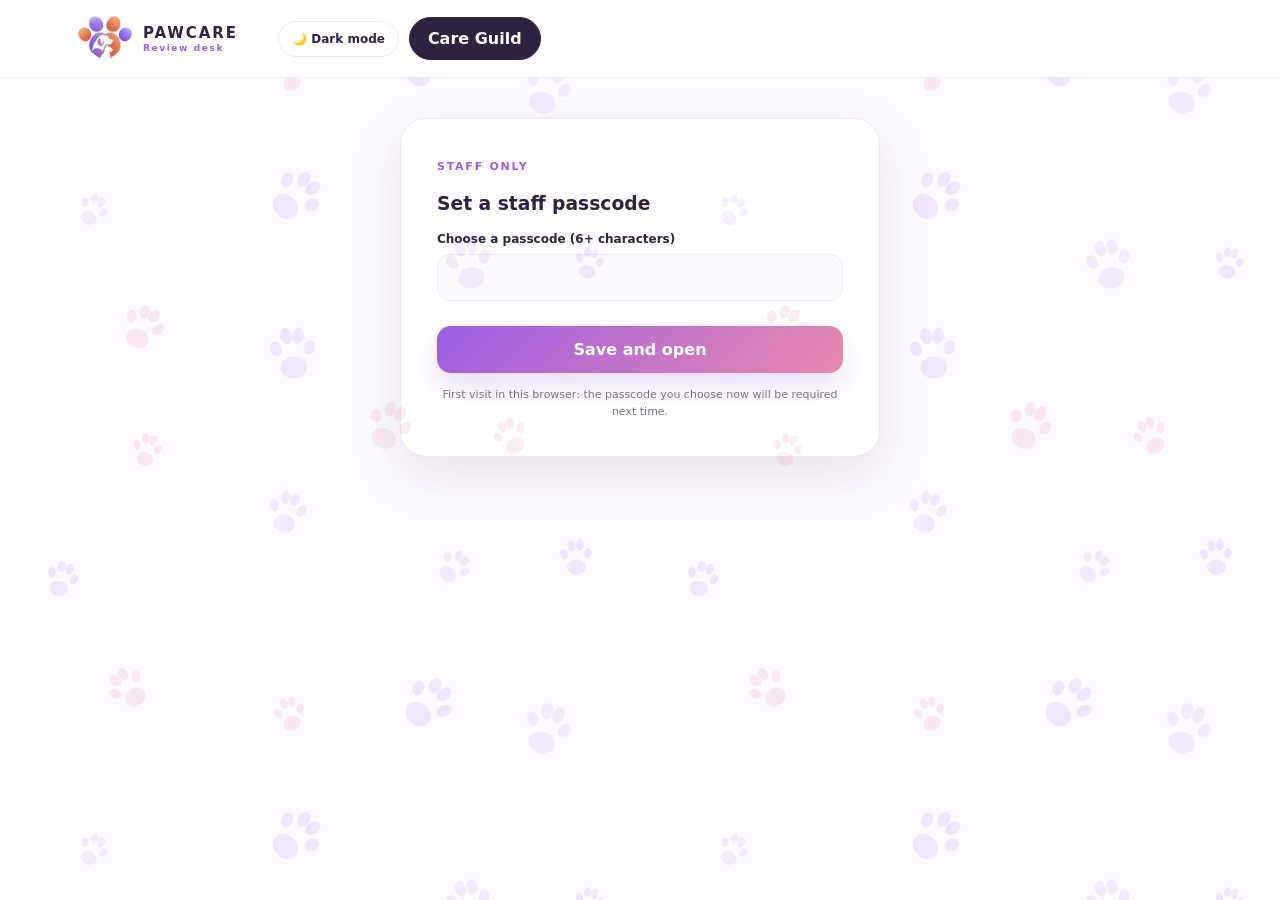
<file: admin.html>
<!DOCTYPE html>
<html lang="en">
<head>
  <meta charset="UTF-8" />
  <meta name="viewport" content="width=device-width, initial-scale=1.0" />
  <meta name="robots" content="noindex" />
  <title>Guild review desk — PawCare</title>
  <link rel="icon" href="favicon.ico" sizes="any" />
  <link rel="stylesheet" href="styles.css" />
</head>
<body>
  <div class="app-shell">
    <header class="topbar">
      <a class="brand" href="index.html"><span class="brand-icon"><img src="pawcare-emblem.png" alt="" /></span><span><strong>PAWCARE</strong><small>Review desk</small></span></a>
      <div class="top-actions"><button class="theme-toggle" id="themeToggle" type="button">🌙 <span>Dark mode</span></button><a class="account-btn" href="guild.html">Care Guild</a></div>
    </header>
    <main class="guild-page">
      <section id="gate" class="care-form" style="max-width:480px">
        <span class="kicker">STAFF ONLY</span><h3 id="gateTitle">Review desk</h3>
        <form id="gateForm"><div class="care-field"><label for="pass" id="passLabel">Passcode</label><input id="pass" type="password" required minlength="6" autocomplete="current-password"></div><button class="primary-btn full care-submit" type="submit" id="gateBtn">Open</button></form>
        <p class="care-privacy" id="gateNote"></p>
      </section>
      <section id="desk" hidden>
        <div class="guild-intro"><span class="kicker">GUILD REVIEW DESK</span><h1>Review caregiver applications</h1><p>Tick each check only after you have actually done it. An application can only be approved when all four checks are ticked.</p></div>
        <div class="filter-row" id="deskFilters"></div>
        <div id="deskList" class="desk-list"></div>
        <p class="proto-note">Prototype note: the passcode only keeps casual visitors out of this browser's review desk — it is not real security. When you connect a server, put this page behind proper staff sign-in. Background checks must be run through a licensed screening provider; record the result here.</p>
      </section>
    </main>
  </div>
  <script src="guild-core.js"></script>
  <script src="admin.js"></script>
</body>
</html>
</file>
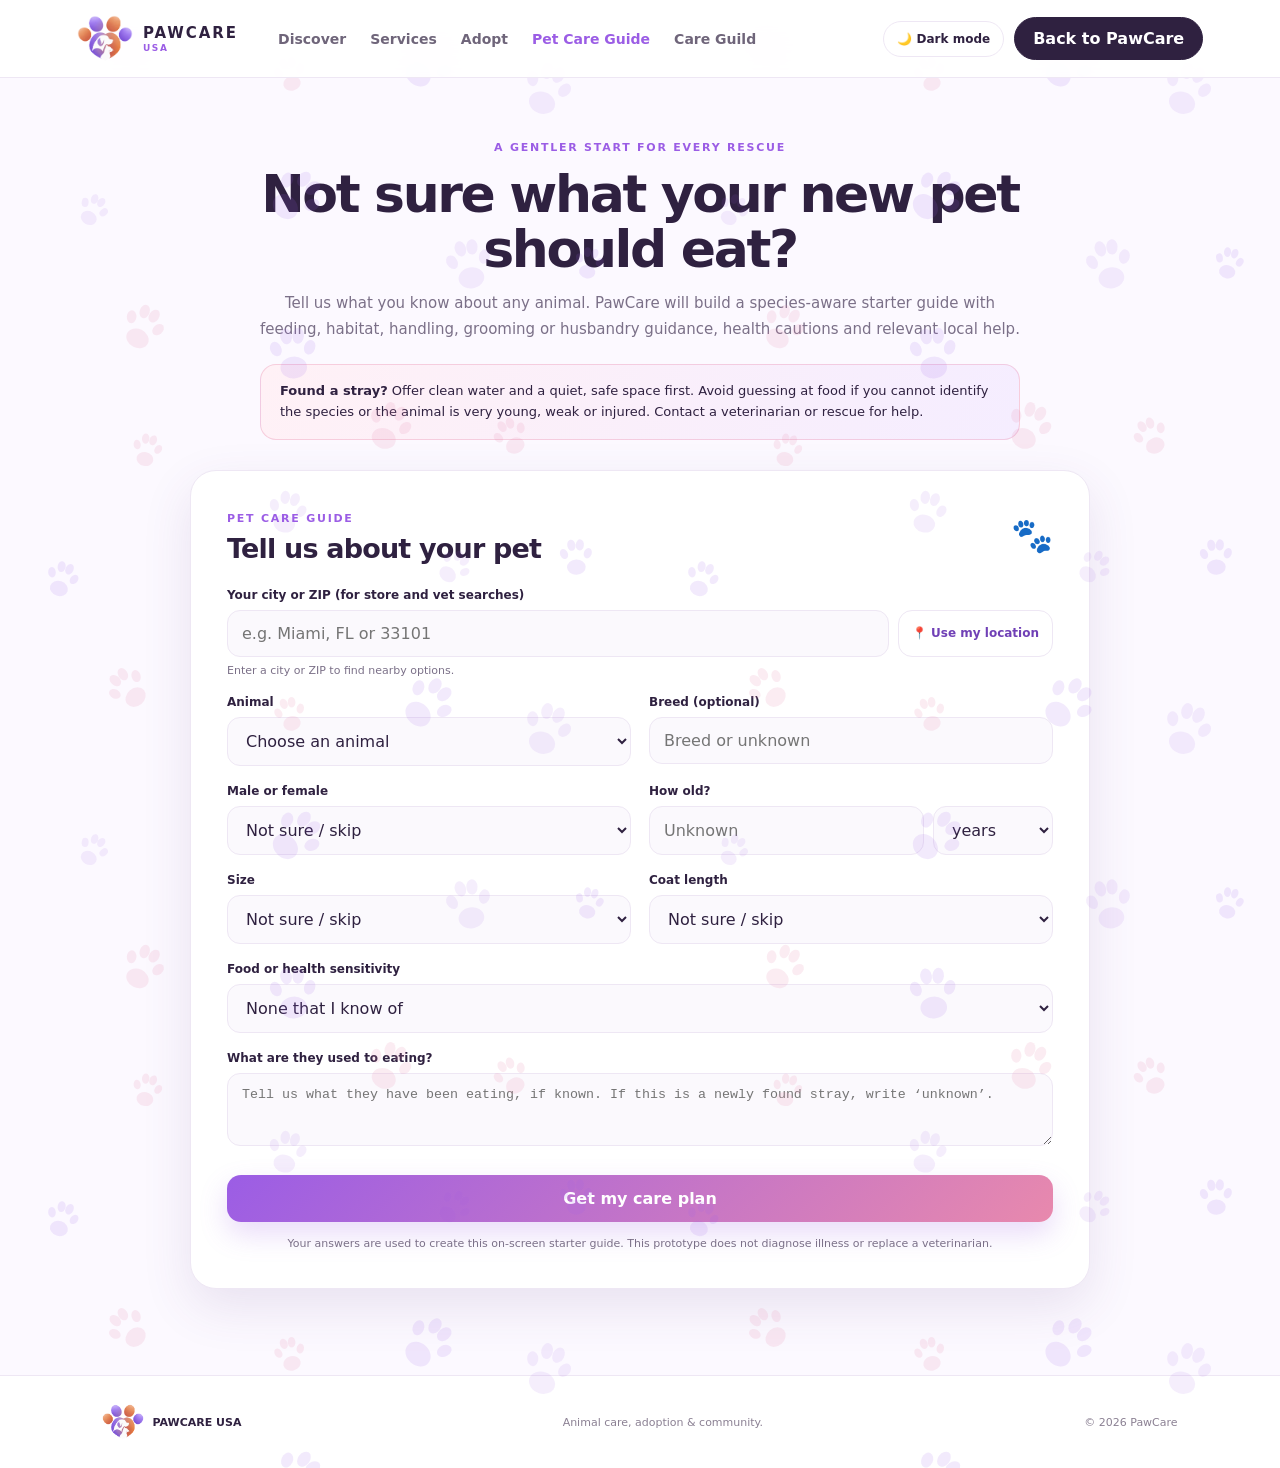
<file: care-guide.html>
<!DOCTYPE html>
<html lang="en">
<head>
  <meta charset="UTF-8" />
  <meta name="viewport" content="width=device-width, initial-scale=1.0" />
  <meta name="theme-color" content="#9b5de5" />
  <title>Pet Care Guide — PawCare</title>
  <link rel="icon" href="favicon.ico" sizes="any" />
  <link rel="icon" type="image/png" sizes="32x32" href="favicon-32.png" />
  <link rel="apple-touch-icon" href="apple-touch-icon.png" />
  <link rel="stylesheet" href="styles.css" />
</head>
<body>
  <div class="app-shell">
    <header class="topbar">
      <a class="brand" href="index.html" aria-label="PawCare home"><span class="brand-icon"><img src="pawcare-emblem.png" alt="" /></span><span><strong>PAWCARE</strong><small>USA</small></span></a>
      <nav class="nav"><a href="index.html#discover">Discover</a><a href="index.html#services">Services</a><a href="index.html#adopt">Adopt</a><a class="active" href="care-guide.html">Pet Care Guide</a><a href="guild.html">Care Guild</a></nav>
      <div class="top-actions"><button class="theme-toggle" id="themeToggle" type="button">🌙 <span>Dark mode</span></button><a class="account-btn" href="index.html">Back to PawCare</a></div>
    </header>
    <main>
      <section class="care-guide-section" id="care-guide">
        <div class="care-guide-wrap">
          <div class="care-guide-intro">
            <span class="kicker">A GENTLER START FOR EVERY RESCUE</span>
            <h2>Not sure what your new pet should eat?</h2>
            <p>Tell us what you know about any animal. PawCare will build a species-aware starter guide with feeding, habitat, handling, grooming or husbandry guidance, health cautions and relevant local help.</p>
            <div class="stray-note"><strong>Found a stray?</strong> Offer clean water and a quiet, safe space first. Avoid guessing at food if you cannot identify the species or the animal is very young, weak or injured. Contact a veterinarian or rescue for help.</div>
          </div>
          <form class="care-form" id="careForm">
            <div class="care-form-heading"><div><span class="kicker">PET CARE GUIDE</span><h3>Tell us about your pet</h3></div><span class="care-paw">🐾</span></div>
            <div class="care-grid">
              <div class="care-field care-wide"><label for="careLocation">Your city or ZIP (for store and vet searches)</label><div class="location-entry"><input id="careLocation" name="location" type="text" placeholder="e.g. Miami, FL or 33101"><button class="soft-btn" id="useCareLocation" type="button">📍 Use my location</button></div><small id="careLocationStatus">Enter a city or ZIP to find nearby options.</small></div>
              <div class="care-field"><label for="careAnimal">Animal</label><select id="careAnimal" name="animal" required><option value="">Choose an animal</option><optgroup label="Companion animals"><option>Dog</option><option>Cat</option><option>Rabbit</option><option>Guinea pig</option><option>Hamster</option><option>Gerbil</option><option>Rat</option><option>Mouse</option><option>Ferret</option><option>Chinchilla</option><option>Hedgehog</option></optgroup><optgroup label="Birds"><option>Bird (parrot, parakeet)</option><option>Canary or finch</option><option>Pigeon or dove</option><option>Chicken or duck</option><option>Goose or turkey</option></optgroup><optgroup label="Equine and farm animals"><option>Horse</option><option>Pony</option><option>Donkey</option><option>Goat</option><option>Sheep</option><option>Cow</option><option>Pig</option><option>Alpaca or llama</option><option>Other livestock</option></optgroup><optgroup label="Reptiles and amphibians"><option>Turtle or tortoise</option><option>Snake or lizard</option><option>Frog or toad</option><option>Salamander or newt</option></optgroup><optgroup label="Aquatic animals"><option>Freshwater fish</option><option>Marine fish</option><option>Shrimp or crayfish</option><option>Crab</option><option>Snail</option><option>Other aquatic animal</option></optgroup><optgroup label="Invertebrates and wildlife"><option>Insect or spider</option><option>Wild animal / wildlife</option><option>Other / not sure</option></optgroup></select></div>
              <div class="care-field"><label for="careBreed">Breed (optional)</label><input id="careBreed" name="breed" type="text" placeholder="Breed or unknown"></div>
              <div class="care-field"><label for="careSex">Male or female</label><select id="careSex" name="sex"><option>Not sure / skip</option><option>Male</option><option>Female</option></select></div>
              <div class="care-field"><label for="careAge">How old?</label><div class="age-entry"><input id="careAge" name="age" type="number" min="0" step="any" placeholder="Unknown"><select id="careAgeUnit" name="ageUnit" aria-label="Age unit"><option value="years">years</option><option value="months">months</option><option value="weeks">weeks</option></select></div></div>
              <div class="care-field"><label for="careSize">Size</label><select id="careSize" name="size"><option>Not sure / skip</option><option>Small</option><option>Medium</option><option>Large</option><option>Extra large</option></select></div>
              <div class="care-field"><label for="careCoat">Coat length</label><select id="careCoat" name="coat"><option>Not sure / skip</option><option>Hairless</option><option>Short</option><option>Medium</option><option>Long</option><option>Wire</option><option>Curly</option><option>Feathers</option></select></div>
              <div class="care-field care-wide"><label for="careSensitivity">Food or health sensitivity</label><select id="careSensitivity" name="sensitivity"><option>None that I know of</option><option>Sensitive stomach</option><option>Food allergy or itchy skin</option><option>Kidney, liver or urinary issues</option><option>Overweight</option><option>Not sure / unknown history</option></select></div>
              <div class="care-field care-wide"><label for="careCurrentFood">What are they used to eating?</label><textarea id="careCurrentFood" name="currentFood" rows="3" placeholder="Tell us what they have been eating, if known. If this is a newly found stray, write ‘unknown’. "></textarea></div>
            </div>
            <button class="primary-btn full care-submit" type="submit">Get my care plan</button>
            <p class="care-privacy">Your answers are used to create this on-screen starter guide. This prototype does not diagnose illness or replace a veterinarian.</p>
          </form>
          <div class="care-results" id="careResults" aria-live="polite" hidden></div>
        </div>
      </section>


    </main>
    <footer><div class="footer-brand"><img src="pawcare-emblem.png" alt="" /> PAWCARE USA</div><span>Animal care, adoption & community.</span><span>© 2026 PawCare</span></footer>
  </div>
  <script src="care-guide.js"></script>
</body>
</html>
</file>
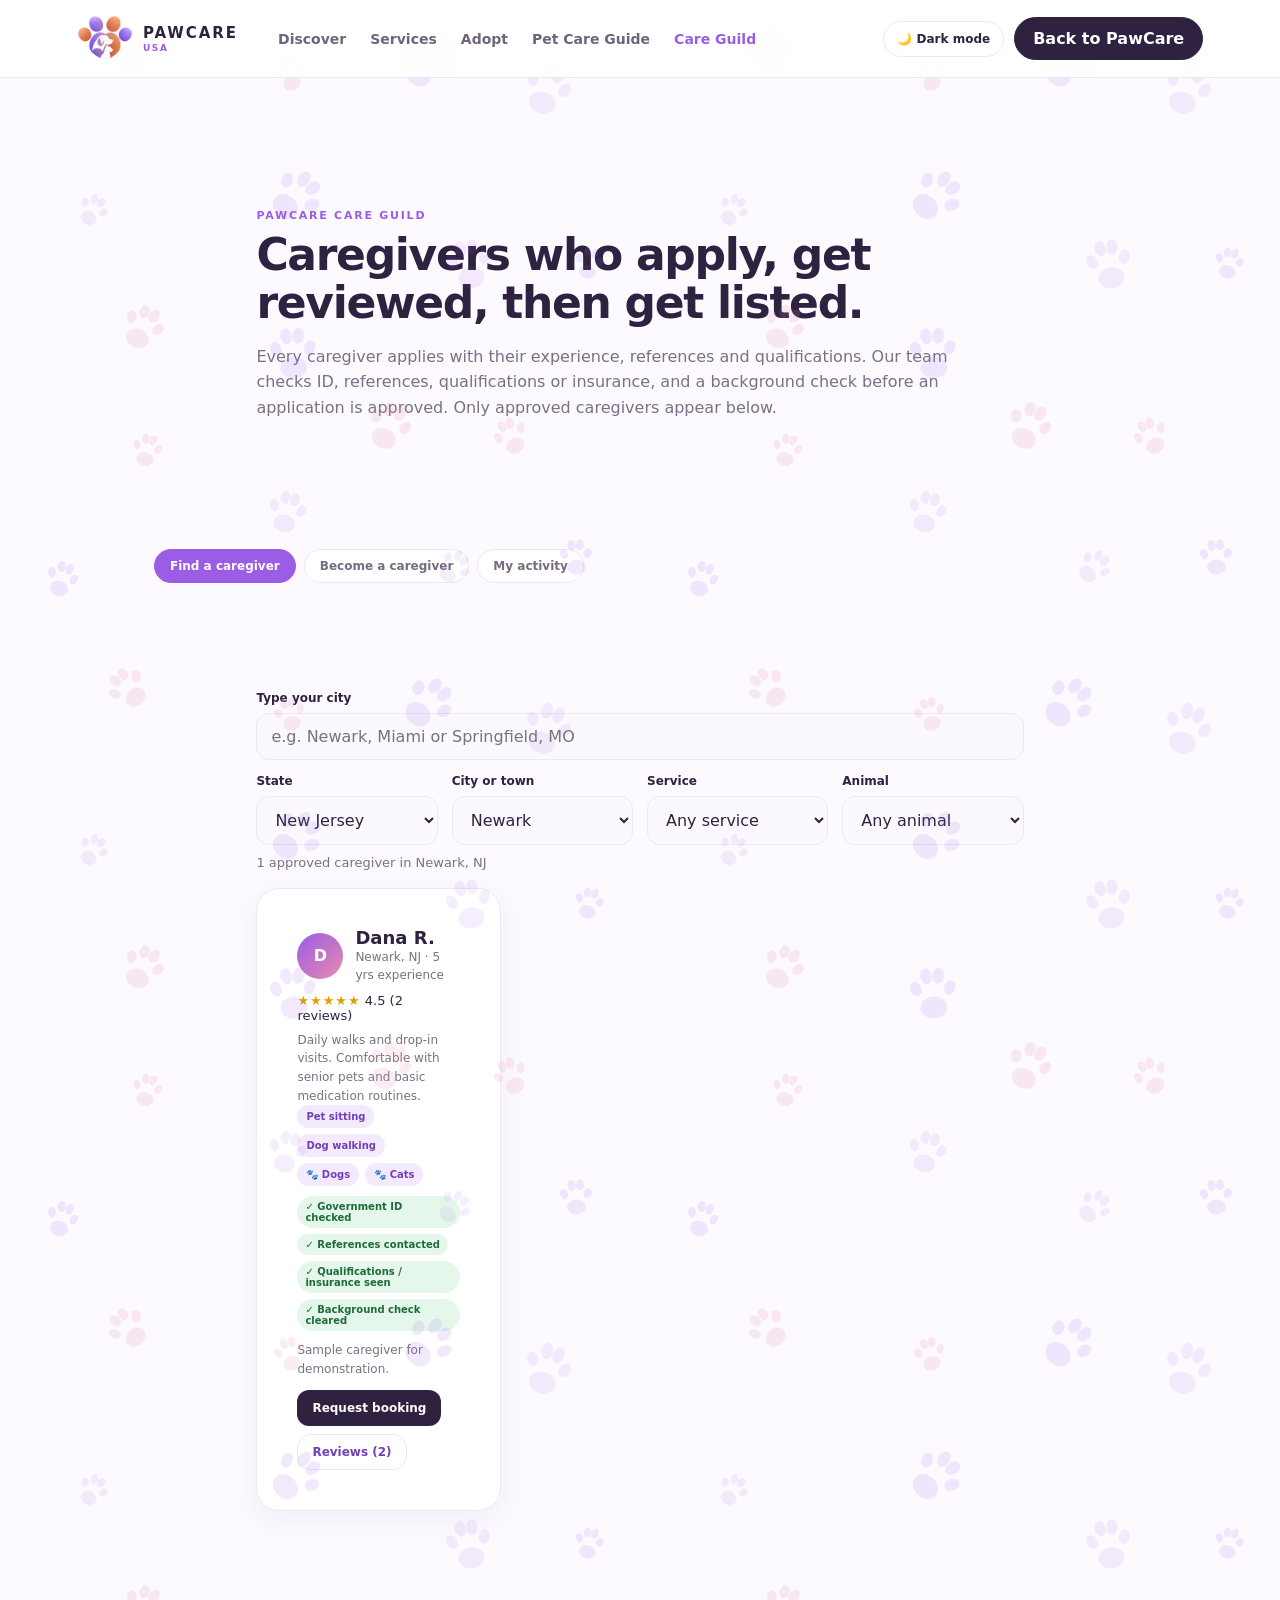
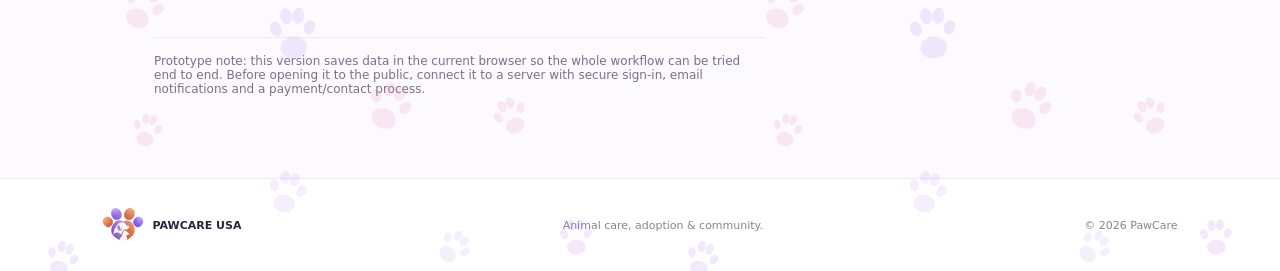
<file: guild.html>
<!DOCTYPE html>
<html lang="en">
<head>
  <meta charset="UTF-8" />
  <meta name="viewport" content="width=device-width, initial-scale=1.0" />
  <meta name="theme-color" content="#9b5de5" />
  <title>Care Guild — PawCare</title>
  <link rel="icon" href="favicon.ico" sizes="any" />
  <link rel="icon" type="image/png" sizes="32x32" href="favicon-32.png" />
  <link rel="apple-touch-icon" href="apple-touch-icon.png" />
  <link rel="stylesheet" href="styles.css" />
</head>
<body>
  <div class="app-shell">
    <header class="topbar">
      <a class="brand" href="index.html" aria-label="PawCare home"><span class="brand-icon"><img src="pawcare-emblem.png" alt="" /></span><span><strong>PAWCARE</strong><small>USA</small></span></a>
      <nav class="nav"><a href="index.html#discover">Discover</a><a href="index.html#services">Services</a><a href="index.html#adopt">Adopt</a><a href="care-guide.html">Pet Care Guide</a><a class="active" href="guild.html">Care Guild</a></nav>
      <div class="top-actions"><button class="theme-toggle" id="themeToggle" type="button">🌙 <span>Dark mode</span></button><a class="account-btn" href="index.html">Back to PawCare</a></div>
    </header>

    <main class="guild-page">
      <section class="guild-intro">
        <span class="kicker">PAWCARE CARE GUILD</span>
        <h1>Caregivers who apply, get reviewed, then get listed.</h1>
        <p>Every caregiver applies with their experience, references and qualifications. Our team checks ID, references, qualifications or insurance, and a background check before an application is approved. Only approved caregivers appear below.</p>
      </section>

      <div class="guild-tabs" role="tablist">
        <button class="filter active" data-tab="find" role="tab">Find a caregiver</button>
        <button class="filter" data-tab="apply" role="tab">Become a caregiver</button>
        <button class="filter" data-tab="activity" role="tab">My activity</button>
      </div>

      <!-- FIND -->
      <section id="tab-find" class="guild-panel">
        <div class="care-grid guild-filters">
          <div class="care-field care-wide-4"><label for="fType">Type your city</label><div class="city-search"><input id="fType" type="text" placeholder="e.g. Newark, Miami or Springfield, MO" aria-controls="fSuggest"><div id="fSuggest" class="city-suggest" hidden></div></div></div>
          <div class="care-field"><label for="fState">State</label><select id="fState"></select></div>
          <div class="care-field"><label for="fCity">City or town</label><select id="fCity"></select></div>
          <div class="care-field"><label for="fService">Service</label><select id="fService"></select></div>
          <div class="care-field"><label for="fAnimal">Animal</label><select id="fAnimal"></select></div>
        </div>
        <p class="muted guild-count" id="findCount" aria-live="polite"></p>
        <div class="listing-grid" id="caregiverGrid"></div>
      </section>

      <!-- APPLY -->
      <section id="tab-apply" class="guild-panel" hidden>
        <form class="care-form" id="applyForm">
          <div class="care-form-heading"><div><span class="kicker">CAREGIVER APPLICATION</span><h3>Apply to join the Guild</h3></div><span class="care-paw">🐾</span></div>
          <div class="care-grid">
            <div class="care-field"><label for="aFull">Full legal name</label><input id="aFull" name="fullName" required autocomplete="name"></div>
            <div class="care-field"><label for="aDisp">Name shown publicly</label><input id="aDisp" name="displayName" required placeholder="e.g. Dana R."><small>First name and last initial is recommended.</small></div>
            <div class="care-field"><label for="aEmail">Email</label><input id="aEmail" name="email" type="email" required autocomplete="email"><small>Never shown publicly. Owners' requests reach you through this email.</small></div>
            <div class="care-field"><label for="aPhone">Phone</label><input id="aPhone" name="phone" type="tel" required autocomplete="tel"></div>
            <div class="care-field care-wide"><label for="aType">Type the city you work in</label><div class="city-search"><input id="aType" type="text" placeholder="e.g. Newark, Miami or Springfield, MO" aria-controls="aSuggest"><div id="aSuggest" class="city-suggest" hidden></div></div><small>Or choose from the lists below.</small></div>
            <div class="care-field"><label for="aState">State where you work</label><select id="aState" name="state"></select></div>
            <div class="care-field"><label for="aCity">City or town</label><select id="aCity" name="city"></select></div>
            <div class="care-field"><label for="aYears">Years of experience with animals</label><input id="aYears" name="years" type="number" min="0" max="60" required></div>
            <div class="care-field care-wide"><label>Services you offer</label><div class="chk-row" id="aServices"></div></div>
            <div class="care-field care-wide"><label>Animals you have real experience with</label><div class="chk-row" id="aAnimals"></div><small>Only choose animals you have looked after before.</small></div>
            <div class="care-field care-wide"><label for="aBio">About you</label><textarea id="aBio" name="bio" rows="3" required maxlength="400" placeholder="Your experience, routine and what owners can expect (max 400 characters)."></textarea></div>
            <div class="care-field care-wide"><label for="aQual">Qualifications, training or certificates</label><textarea id="aQual" name="qualifications" rows="2" placeholder="e.g. vet-clinic assistant, pet first-aid course, animal-care diploma"></textarea></div>
            <div class="care-field"><label for="aIns">Do you hold pet-care insurance?</label><select id="aIns" name="insured"><option>Yes</option><option selected>No</option></select><small>You may be asked for proof.</small></div>
            <div class="care-field"></div>
            <div class="care-field"><label for="r1n">Reference 1 — name</label><input id="r1n" name="r1n" required></div>
            <div class="care-field"><label for="r1c">Reference 1 — email or phone</label><input id="r1c" name="r1c" required></div>
            <div class="care-field"><label for="r2n">Reference 2 — name</label><input id="r2n" name="r2n" required></div>
            <div class="care-field"><label for="r2c">Reference 2 — email or phone</label><input id="r2c" name="r2c" required></div>
            <div class="care-field care-wide"><label class="chk"><input type="checkbox" required> I agree to a government ID check and a background check before I can be approved.</label></div>
            <div class="care-field care-wide"><label class="chk"><input type="checkbox" required> I will only accept animals I am trained and experienced to care for, and will give medication only if I am trained and the owner authorises it in writing.</label></div>
          </div>
          <button class="primary-btn full care-submit" type="submit">Submit application</button>
          <p class="care-privacy">Submitting does not guarantee approval. Your ID, references and qualifications are checked by a reviewer first.</p>
        </form>
        <div class="care-results" id="applyDone" hidden>
          <h3>Application received</h3>
          <p>Your reference is <b id="applyRef"></b>. A reviewer will check your ID, references, qualifications or insurance, and background check. You can see where your application stands any time in <b>My activity</b> using <b id="applyEmail"></b>.</p>
          <button class="soft-btn" data-tab-go="activity">Go to My activity</button>
        </div>
      </section>

      <!-- ACTIVITY -->
      <section id="tab-activity" class="guild-panel" hidden>
        <form class="care-form" id="actForm">
          <div class="care-form-heading"><div><span class="kicker">MY ACTIVITY</span><h3>Applications, requests and reviews</h3></div></div>
          <div class="care-field care-wide"><label for="actEmail">Your email</label><div class="location-entry"><input id="actEmail" type="email" required placeholder="The email you used on the application or booking request"><button class="primary-small" type="submit">Look up</button></div><small>Caregivers see their application status and booking requests. Owners see the requests they sent and can review accepted bookings.</small></div>
        </form>
        <div id="actResults" class="act-results"></div>
      </section>

      <p class="proto-note">Prototype note: this version saves data in the current browser so the whole workflow can be tried end to end. Before opening it to the public, connect it to a server with secure sign-in, email notifications and a payment/contact process.</p>
    </main>

    <footer><div class="footer-brand"><img src="pawcare-emblem.png" alt="" /> PAWCARE USA</div><span>Animal care, adoption & community.</span><span>© 2026 PawCare</span></footer>
  </div>

  <!-- booking modal -->
  <div class="modal-backdrop" id="bookModal" hidden>
    <div class="modal wide-modal" role="dialog" aria-modal="true" aria-labelledby="bookTitle">
      <button class="close-btn" data-close="bookModal" aria-label="Close">×</button>
      <span class="kicker">BOOKING REQUEST</span><h2 id="bookTitle">Request a caregiver</h2>
      <form id="bookForm">
        <div class="care-grid">
          <div class="care-field"><label for="bkName">Your name</label><input id="bkName" required></div>
          <div class="care-field"><label for="bkEmail">Your email</label><input id="bkEmail" type="email" required></div>
          <div class="care-field"><label for="bkPhone">Phone (optional)</label><input id="bkPhone" type="tel"></div>
          <div class="care-field"><label for="bkPet">Animal's name</label><input id="bkPet"></div>
          <div class="care-field"><label for="bkService">Service</label><select id="bkService"></select></div>
          <div class="care-field"><label for="bkAnimal">Animal</label><select id="bkAnimal"></select></div>
          <div class="care-field"><label for="bkStart">From</label><input id="bkStart" type="date" required></div>
          <div class="care-field"><label for="bkEnd">To (optional)</label><input id="bkEnd" type="date"></div>
          <div class="care-field care-wide"><label for="bkMsg">Message</label><textarea id="bkMsg" rows="3" required placeholder="Routine, feeding, medication, health or behaviour the caregiver should know about."></textarea></div>
        </div>
        <button class="primary-btn full care-submit" type="submit">Send request</button>
        <p class="care-privacy">The caregiver sees your name, email and message. Payment and terms are agreed directly with the caregiver.</p>
      </form>
      <div id="bookDone" hidden><h3>Request sent</h3><p>Your reference is <b id="bookRef"></b>. The caregiver can accept or decline. Check <b>My activity</b> with your email to see the answer.</p><button class="soft-btn" data-close="bookModal">Close</button></div>
    </div>
  </div>

  <!-- reviews modal -->
  <div class="modal-backdrop" id="reviewsModal" hidden>
    <div class="modal wide-modal" role="dialog" aria-modal="true" aria-labelledby="reviewsTitle">
      <button class="close-btn" data-close="reviewsModal" aria-label="Close">×</button>
      <h2 id="reviewsTitle">Reviews</h2><div id="reviewsList"></div>
    </div>
  </div>

  <!-- rate modal -->
  <div class="modal-backdrop" id="rateModal" hidden>
    <div class="modal" role="dialog" aria-modal="true" aria-labelledby="rateTitle">
      <button class="close-btn" data-close="rateModal" aria-label="Close">×</button>
      <h2 id="rateTitle">Leave a review</h2>
      <form id="rateForm">
        <div class="star-input" role="radiogroup" aria-label="Rating">
          <input type="radio" name="rating" id="s5" value="5"><label for="s5" title="5 stars">★</label>
          <input type="radio" name="rating" id="s4" value="4"><label for="s4" title="4 stars">★</label>
          <input type="radio" name="rating" id="s3" value="3"><label for="s3" title="3 stars">★</label>
          <input type="radio" name="rating" id="s2" value="2"><label for="s2" title="2 stars">★</label>
          <input type="radio" name="rating" id="s1" value="1"><label for="s1" title="1 star">★</label>
        </div>
        <div class="care-field"><label for="rvText">Your experience</label><textarea id="rvText" rows="4" required maxlength="500"></textarea></div>
        <button class="primary-btn full care-submit" type="submit">Post review</button>
      </form>
    </div>
  </div>

  <script src="cities-data.js"></script>
  <script src="city-search.js"></script>
  <script src="guild-core.js"></script>
  <script src="guild.js"></script>
</body>
</html>
</file>
<file: styles.css>
:root{
  --purple:#9b5de5;
  --purple-dark:#7040b6;
  --pink:#e889ad;
  --rose:#d97c9b;
  --lavender:#f5edff;
  --lavender-2:#eee0ff;
  --ink:#2f2140;
  --muted:#7b7088;
  --line:#eee7f4;
  --white:#ffffff;
  --bg:#fcf9ff;
  --shadow:0 18px 50px rgba(94,54,130,.12);
}
*{box-sizing:border-box}
html{scroll-behavior:smooth}
body{margin:0;background:var(--bg);color:var(--ink);font-family:Inter,ui-sans-serif,system-ui,-apple-system,BlinkMacSystemFont,"Segoe UI",sans-serif}
button,input,select{font:inherit}
button,a{transition:.2s ease}
a{text-decoration:none;color:inherit}
.app-shell{min-height:100vh;overflow:hidden}
.topbar{height:78px;display:flex;align-items:center;gap:28px;padding:0 6vw;background:rgba(255,255,255,.9);backdrop-filter:blur(18px);border-bottom:1px solid var(--line);position:sticky;top:0;z-index:20}
.brand{display:flex;align-items:center;gap:10px;margin-right:12px}
.brand-icon{width:auto;height:auto;border-radius:0;overflow:visible;display:block;background:none;box-shadow:none}
.brand-icon img{width:auto;height:48px;object-fit:contain;display:block}
.brand strong{display:block;font-size:15px;letter-spacing:.13em}
.brand small{display:block;color:var(--purple);font-weight:800;letter-spacing:.18em;font-size:9px;margin-top:1px}
.nav{display:flex;gap:24px;color:#6f657a;font-size:14px;font-weight:700;flex:1}
.nav a:hover{color:var(--purple)}
.top-actions{display:flex;align-items:center;gap:10px}
.location-pill,.account-btn{border:1px solid var(--line);background:white;border-radius:999px;padding:10px 14px;cursor:pointer;color:var(--ink);font-weight:700}
.location-pill{display:flex;align-items:center;gap:8px;font-size:12px}
.dot,.status-dot{width:8px;height:8px;border-radius:50%;background:#7fd99a;display:inline-block;box-shadow:0 0 0 4px rgba(127,217,154,.14)}
.account-btn{background:var(--ink);color:white;border-color:var(--ink);padding:11px 18px}
.account-btn:hover{transform:translateY(-1px);background:#49315d}
.hero{position:relative;display:grid;grid-template-columns:1.08fr .92fr;align-items:center;gap:6vw;min-height:610px;padding:82px 8vw 74px;background:linear-gradient(135deg,#fff 10%,#f8f0ff 58%,#fff3f8 100%)}
.hero-glow{position:absolute;border-radius:50%;filter:blur(2px);pointer-events:none}
.glow-one{width:330px;height:330px;right:-70px;top:-60px;background:rgba(155,93,229,.12)}
.glow-two{width:280px;height:280px;left:-110px;bottom:-120px;background:rgba(232,137,173,.12)}
.hero-copy,.hero-card{position:relative;z-index:1}
.eyebrow,.kicker{font-size:11px;font-weight:900;letter-spacing:.16em;color:var(--purple)}
.hero h1{font-size:clamp(48px,6.2vw,82px);line-height:.98;letter-spacing:-.055em;margin:16px 0 24px;max-width:760px}
.hero h1 span{background:linear-gradient(90deg,var(--purple),var(--pink));-webkit-background-clip:text;background-clip:text;color:transparent}
.hero p{font-size:17px;line-height:1.7;color:var(--muted);max-width:640px}
.hero-actions{display:flex;gap:12px;margin-top:30px;flex-wrap:wrap}
.primary-btn,.soft-btn,.primary-small{border:0;border-radius:14px;padding:14px 20px;font-weight:900;cursor:pointer;display:inline-flex;align-items:center;justify-content:center}
.primary-btn{color:white;background:linear-gradient(135deg,var(--purple),var(--pink));box-shadow:0 12px 28px rgba(155,93,229,.22)}
.primary-btn:hover{transform:translateY(-2px);box-shadow:0 16px 32px rgba(155,93,229,.28)}
.soft-btn{color:var(--purple-dark);background:white;border:1px solid var(--line)}
.location-status{display:flex;gap:9px;align-items:center;margin-top:20px;color:#786c83;font-size:12px;font-weight:700}
.hero-card{background:rgba(255,255,255,.86);border:1px solid rgba(255,255,255,.95);border-radius:30px;padding:24px;box-shadow:var(--shadow);max-width:470px;justify-self:end;width:100%;backdrop-filter:blur(14px)}
.hero-card-top{display:flex;justify-content:space-between;align-items:center;color:#8a7c94;font-size:10px;font-weight:900;letter-spacing:.14em}
.online{color:#62b77b;letter-spacing:0;font-size:11px}.online i{display:inline-block;width:7px;height:7px;border-radius:50%;background:#6fd28b;margin-right:5px}
.pet-preview{margin-top:22px;border-radius:22px;padding:24px;background:linear-gradient(135deg,#f3e8ff,#fff0f5);display:flex;align-items:center;gap:18px}
.pet-orb{width:74px;height:74px;border-radius:24px;background:white;display:grid;place-items:center;font-size:34px;box-shadow:0 10px 25px rgba(101,62,132,.12)}
.pet-preview strong{font-size:21px}.pet-preview p{margin:5px 0 0;font-size:13px;color:var(--muted)}
.hero-stats{display:grid;grid-template-columns:repeat(3,1fr);gap:8px;margin-top:12px}
.hero-stats div{padding:16px 8px;text-align:center;border:1px solid var(--line);border-radius:18px;background:#fff}
.hero-stats strong{display:block;font-size:20px}.hero-stats span{font-size:10px;color:var(--muted)}
section{padding:86px 8vw}
.section-heading{display:flex;justify-content:space-between;align-items:end;gap:20px;margin-bottom:30px}
.section-heading h2{font-size:clamp(30px,4vw,48px);line-height:1.05;margin:10px 0 0;letter-spacing:-.04em}
.section-heading>p{color:var(--muted);margin:0 0 5px}
.quick-section{background:#fff}
.quick-grid{display:grid;grid-template-columns:repeat(4,1fr);gap:15px}
.quick-card{border:1px solid var(--line);background:#fff;border-radius:22px;padding:18px;display:grid;grid-template-columns:auto 1fr auto;align-items:center;gap:13px;text-align:left;cursor:pointer;box-shadow:0 8px 25px rgba(80,45,105,.05)}
.quick-card:hover{transform:translateY(-3px);box-shadow:0 14px 35px rgba(80,45,105,.1);border-color:#dfd1eb}
.quick-icon{width:48px;height:48px;border-radius:16px;display:grid;place-items:center;font-size:21px}
.quick-icon.purple{background:#f0e5ff}.quick-icon.pink{background:#ffe9f1}.quick-icon.violet{background:#ece6ff}.quick-icon.rose{background:#ffecef}
.quick-card strong{display:block;font-size:14px}.quick-card small{display:block;color:var(--muted);margin-top:4px;font-size:11px}
.quick-card b{color:#a89ab4}
.discover-section{background:#fcf9ff}
.search-panel{background:white;border:1px solid var(--line);border-radius:24px;padding:16px;box-shadow:0 8px 30px rgba(80,45,105,.04)}
.search-wrap{display:flex;align-items:center;gap:10px;border:1px solid var(--line);background:#fbf9fd;border-radius:15px;padding:0 15px}
.search-wrap span{font-size:24px;color:#9b8ca7}.search-wrap input{width:100%;border:0;outline:0;background:transparent;padding:15px 0;color:var(--ink)}
.filter-row{display:flex;gap:8px;flex-wrap:wrap;margin-top:13px}
.filter{border:1px solid var(--line);background:#fff;border-radius:999px;padding:9px 15px;cursor:pointer;color:#766b80;font-weight:800;font-size:12px}
.filter.active{background:var(--purple);color:#fff;border-color:var(--purple)}
.location-banner{margin:18px 0 25px;padding:19px 21px;border-radius:20px;background:linear-gradient(90deg,#f0e6ff,#fff0f6);display:flex;justify-content:space-between;align-items:center;gap:20px}
.location-banner strong{display:block;font-size:20px;margin-top:4px}.location-banner p{margin:5px 0 0;color:#776b80;font-size:12px}
.primary-small{background:var(--ink);color:white;padding:11px 15px;border-radius:12px;font-size:12px}
.text-btn{border:0;background:transparent;color:var(--purple);font-weight:900;cursor:pointer}
.listing-grid{display:grid;grid-template-columns:repeat(3,1fr);gap:17px}
.listing{background:#fff;border:1px solid var(--line);border-radius:23px;padding:20px;box-shadow:0 9px 28px rgba(80,45,105,.05);position:relative}
.listing:hover{transform:translateY(-3px);box-shadow:0 16px 35px rgba(80,45,105,.09)}
.listing-top{display:flex;justify-content:space-between;gap:10px}.listing-icon{width:52px;height:52px;border-radius:17px;display:grid;place-items:center;font-size:23px;background:linear-gradient(135deg,#f0e6ff,#ffeef5)}
.type{font-size:10px;font-weight:900;color:var(--purple);background:#f4edff;padding:7px 9px;border-radius:999px;height:max-content}
.listing h3{margin:17px 0 5px;font-size:18px}.listing p{margin:0;color:var(--muted);font-size:12px;line-height:1.55}.listing-meta{display:flex;justify-content:space-between;gap:10px;margin-top:17px;padding-top:14px;border-top:1px solid var(--line);font-size:11px;color:#766b80}.heart-btn{border:0;background:#fff0f6;color:#c46a8e;width:32px;height:32px;border-radius:10px;cursor:pointer}.heart-btn.saved{background:#eedeff;color:var(--purple)}
.adopt-section{display:grid;grid-template-columns:.9fr 1.1fr;gap:6vw;align-items:center;background:#fff}
.adopt-copy h2{font-size:clamp(34px,4.5vw,58px);line-height:1;margin:12px 0 18px;letter-spacing:-.045em}.adopt-copy p{color:var(--muted);line-height:1.7;max-width:560px;margin-bottom:25px}
.adopt-pets{display:grid;grid-template-columns:1.3fr 1fr 1fr;gap:13px;align-items:end}
.pet-card{border-radius:25px;background:linear-gradient(180deg,#f5ecff,#fff1f6);padding:14px;border:1px solid var(--line)}
.pet-card.big{padding:17px}.pet-art{height:190px;border-radius:20px;background:#fff;display:grid;place-items:center;font-size:78px}.pet-card:not(.big) .pet-art{height:140px;font-size:55px}.pet-card strong{display:block;margin-top:12px}.pet-card span{font-size:11px;color:var(--muted)}
.guild-section{background:#fcf9ff}
.guild-card{border-radius:30px;padding:42px;display:grid;grid-template-columns:auto 1fr auto;align-items:center;gap:24px;background:linear-gradient(135deg,#f0e4ff,#fff0f6);border:1px solid #eadcf5}
.guild-mark{width:68px;height:68px;border-radius:22px;background:linear-gradient(135deg,var(--purple),var(--pink));color:white;display:grid;place-items:center;font-size:27px;box-shadow:0 12px 28px rgba(155,93,229,.23)}
.guild-card h2{margin:9px 0;font-size:32px;letter-spacing:-.03em}.guild-card p{margin:0;color:#776b80;line-height:1.6;max-width:700px}
footer{padding:28px 8vw;border-top:1px solid var(--line);display:flex;gap:20px;align-items:center;justify-content:space-between;color:#8b8093;font-size:11px;background:#fff}.footer-brand{font-weight:900;color:var(--ink);display:flex;align-items:center;gap:8px}.footer-brand img{width:auto;height:36px;border-radius:0}
.modal-backdrop{position:fixed;inset:0;background:rgba(37,24,48,.45);backdrop-filter:blur(8px);display:grid;place-items:center;padding:20px;z-index:50}
.modal-backdrop[hidden]{display:none}
.modal{position:relative;width:min(460px,100%);background:#fff;border-radius:28px;padding:30px;box-shadow:0 30px 90px rgba(35,20,50,.25)}
.close-btn{position:absolute;right:17px;top:15px;width:34px;height:34px;border:0;border-radius:50%;background:#f6f1f8;color:#756a7e;font-size:22px;cursor:pointer}
.modal-icon{width:56px;height:56px;border-radius:18px;display:grid;place-items:center;background:linear-gradient(135deg,#9b5de5,#e889ad);color:white;font-size:26px;margin-bottom:18px}.modal-icon.heart{font-size:23px}
.modal h2{font-size:30px;letter-spacing:-.04em;margin:10px 0 8px}.modal-note{font-size:12px;color:var(--muted);line-height:1.6}
.field-label{display:block;font-size:11px;font-weight:900;color:#655a70;margin:17px 0 7px}
.modal input,.modal select{width:100%;border:1px solid var(--line);border-radius:13px;padding:13px 14px;outline:0;background:#fbf9fd;color:var(--ink)}.modal input:focus,.modal select:focus{border-color:#c9ace8;box-shadow:0 0 0 3px #f0e4ff}
.full{width:100%;margin-top:20px}.vpn-note{margin-top:15px;padding:11px;border-radius:12px;background:#f8f4fb;color:#756a7e;font-size:11px;display:flex;align-items:center;gap:8px}
.switch-auth{display:block;margin:18px auto 0;border:0;background:transparent;color:var(--purple);font-weight:900;cursor:pointer;font-size:12px}
.security-note{text-align:center;color:#9b919f;font-size:10px;line-height:1.5;margin:15px 0 0}.role-row{display:flex;gap:8px;margin-top:15px}.role{flex:1;border:1px solid var(--line);background:white;border-radius:12px;padding:10px;cursor:pointer;font-weight:800;color:#766b80}.role.active{border-color:var(--purple);background:#f3eaff;color:var(--purple-dark)}
.empty{grid-column:1/-1;text-align:center;padding:45px;background:white;border:1px dashed #dacce5;border-radius:20px;color:#8b7d94}

@media(max-width:980px){
  .nav{display:none}.topbar{padding:0 4vw}.hero{grid-template-columns:1fr;padding:65px 6vw}.hero-card{justify-self:start}.quick-grid{grid-template-columns:repeat(2,1fr)}.listing-grid{grid-template-columns:repeat(2,1fr)}.adopt-section{grid-template-columns:1fr}.guild-card{grid-template-columns:auto 1fr}
}
@media(max-width:650px){
  .topbar{height:68px}.location-pill{display:none}.brand{margin-right:auto}.account-btn{padding:10px 14px}
  section{padding:65px 5vw}.hero{padding:60px 5vw}.hero h1{font-size:52px}.hero-card{max-width:none}
  .quick-grid,.listing-grid{grid-template-columns:1fr}.section-heading{display:block}.section-heading>p{margin-top:12px}.location-banner{display:block}.location-banner button{margin-top:14px}
  .adopt-pets{grid-template-columns:1fr 1fr}.pet-card.big{grid-column:1/-1}.pet-card.big .pet-art{height:170px}
  .guild-card{grid-template-columns:1fr}.guild-mark{width:58px;height:58px}.guild-card{padding:28px}.guild-card h2{font-size:27px}
  footer{padding:25px 5vw;flex-wrap:wrap}
}

/* Pet care guide */
.care-guide-section{background:var(--bg)}
.care-guide-wrap{max-width:1080px;margin:0 auto}
.care-guide-intro{max-width:760px;margin:0 auto 30px;text-align:center}
.care-guide-intro h2{font-size:clamp(32px,4.5vw,52px);letter-spacing:-.045em;line-height:1.05;margin:12px 0}
.care-guide-intro>p{color:var(--muted);line-height:1.7;font-size:15px}
.stray-note{margin:22px auto 0;padding:16px 19px;max-width:760px;text-align:left;border:1px solid rgba(232,137,173,.35);border-radius:16px;background:linear-gradient(110deg,#fff1f6,#f5edff);color:var(--ink);font-size:13px;line-height:1.6}
.care-form,.care-results{background:var(--surface,#fff);border:1px solid var(--line);border-radius:26px;padding:clamp(20px,4vw,36px);box-shadow:var(--shadow);max-width:900px;margin:0 auto;color:var(--ink)}
.care-form-heading{display:flex;justify-content:space-between;align-items:center;margin-bottom:24px}.care-form-heading h3{font-size:27px;margin:7px 0 0;letter-spacing:-.03em}.care-paw{font-size:34px}
.care-grid{display:grid;grid-template-columns:repeat(2,minmax(0,1fr));gap:18px}
.care-field{min-width:0}.care-wide{grid-column:1/-1}.care-field label{display:block;font-size:12px;font-weight:850;margin-bottom:8px;color:var(--ink)}
.care-field input,.care-field select,.care-field textarea{width:100%;min-width:0;border:1px solid var(--line);border-radius:13px;padding:13px 14px;background:var(--field-bg,#fbf9fd);color:var(--ink);outline:none}
.care-field textarea{resize:vertical}.care-field input:focus,.care-field select:focus,.care-field textarea:focus{border-color:var(--purple);box-shadow:0 0 0 3px rgba(155,93,229,.13)}
.care-field small{display:block;color:var(--muted);font-size:11px;margin-top:7px}.location-entry,.age-entry{display:flex;gap:9px}.location-entry input,.age-entry input{flex:1;min-width:0}.location-entry .soft-btn{white-space:nowrap;padding:11px 13px;font-size:12px}.age-entry select{width:120px;flex:0 0 120px}
.care-submit{margin-top:25px}.care-privacy{font-size:11px;color:var(--muted);text-align:center;line-height:1.5;margin:14px 0 0}
.care-results{margin:22px auto 0;line-height:1.65}.care-results h3{font-size:25px;margin:4px 0 12px}.care-results h4{font-size:15px;margin:20px 0 6px}.care-results p,.care-results li{font-size:13px;color:var(--muted)}.care-results ul{padding-left:20px}.care-result-actions{display:flex;gap:10px;flex-wrap:wrap;margin-top:18px}.care-result-actions a{display:inline-flex;padding:11px 14px;border-radius:12px;background:var(--field-bg,#fbf9fd);border:1px solid var(--line);font-size:12px;font-weight:800;color:var(--purple)}
.theme-toggle{border:1px solid var(--line);background:var(--surface,#fff);border-radius:999px;padding:10px 13px;cursor:pointer;color:var(--ink);font-size:12px;font-weight:800;white-space:nowrap}
html[data-theme="dark"]{color-scheme:dark;--ink:#f1eaf8;--muted:#b7a9c5;--line:#3b3048;--white:#211a2a;--bg:#17131e;--surface:#241d2e;--field-bg:#1c1725;--shadow:0 18px 50px rgba(0,0,0,.28)}
html[data-theme="dark"] body{background:var(--bg);color:var(--ink)}
html[data-theme="dark"] .topbar,html[data-theme="dark"] .quick-section,html[data-theme="dark"] .adopt-section,html[data-theme="dark"] footer{background:rgba(36,29,46,.96);color:var(--ink)}
html[data-theme="dark"] .hero{background:linear-gradient(135deg,#211a2a 10%,#2b2038 58%,#30202d 100%)}
html[data-theme="dark"] .quick-card,html[data-theme="dark"] .search-panel,html[data-theme="dark"] .listing,html[data-theme="dark"] .hero-card,html[data-theme="dark"] .modal,html[data-theme="dark"] .care-form,html[data-theme="dark"] .care-results{background:var(--surface);color:var(--ink);border-color:var(--line)}
html[data-theme="dark"] .location-pill,html[data-theme="dark"] .theme-toggle,html[data-theme="dark"] .search-wrap,html[data-theme="dark"] .filter,html[data-theme="dark"] .modal input,html[data-theme="dark"] .modal select,html[data-theme="dark"] .care-field input,html[data-theme="dark"] .care-field select,html[data-theme="dark"] .care-field textarea{background:var(--field-bg);color:var(--ink);border-color:var(--line)}
html[data-theme="dark"] .account-btn,html[data-theme="dark"] .primary-small{background:#9b5de5;color:#fff;border-color:#9b5de5}
html[data-theme="dark"] .pet-preview,html[data-theme="dark"] .location-banner,html[data-theme="dark"] .guild-card,html[data-theme="dark"] .pet-card,html[data-theme="dark"] .stray-note{background:#30243c;border-color:var(--line);color:var(--ink)}
html[data-theme="dark"] .pet-orb,html[data-theme="dark"] .hero-stats div,html[data-theme="dark"] .pet-art,html[data-theme="dark"] .role{background:#1c1725;color:var(--ink);border-color:var(--line)}
html[data-theme="dark"] .modal .close-btn,html[data-theme="dark"] .vpn-note{background:#30243c;color:var(--ink)}
html[data-theme="dark"] .filter{color:var(--muted)}html[data-theme="dark"] .filter.active{background:var(--purple);color:#fff}
@media(max-width:650px){.care-grid{grid-template-columns:1fr}.care-wide{grid-column:auto}.location-entry{flex-direction:column}.location-entry .soft-btn{width:100%}.theme-toggle span{display:none}}

/* Inclusive all-species directory with real animal photography */
.animal-filter-heading{font-size:12px;font-weight:900;color:var(--ink);margin:18px 0 2px}
.animal-filter-row{margin-top:8px}
.listing-grid{align-items:stretch}
.listing-clickable{padding:0;overflow:hidden;cursor:pointer;transition:transform .2s ease,box-shadow .2s ease}
.listing-photo-wrap{height:190px;position:relative;background:linear-gradient(135deg,#f0e6ff,#ffeef5);overflow:hidden}
.listing-photo{width:100%;height:100%;display:block;object-fit:cover;transition:transform .35s ease}
.listing-clickable:hover .listing-photo{transform:scale(1.04)}
.listing-type{position:absolute;right:13px;top:13px;background:rgba(255,255,255,.94);backdrop-filter:blur(8px)}
.listing-content{padding:18px 20px 20px}
.animal-tags,.detail-chips{display:flex;flex-wrap:wrap;gap:6px}
.animal-tags span,.detail-chips span{font-size:10px;font-weight:800;padding:6px 9px;border-radius:999px;background:#f3eaff;color:#7040b6}
.listing-content h3{margin:12px 0 6px}
.listing-content .listing-meta{align-items:center}
.listing-details-btn{display:flex;width:100%;justify-content:space-between;align-items:center;border:1px solid var(--line);border-radius:12px;padding:11px 13px;margin-top:14px;background:var(--field-bg,#fbf9fd);color:var(--purple-dark);font-size:12px;font-weight:900;cursor:pointer}
.listing-details-btn:hover{border-color:var(--purple);background:#f3eaff}
.provider-modal{width:min(650px,100%);max-height:min(88vh,900px);overflow:auto}
.provider-hero-photo{width:100%;height:240px;object-fit:cover;border-radius:18px;margin:4px 0 18px}
.provider-modal h2{margin:10px 0 7px}
.provider-detail-desc{font-size:13px;line-height:1.65;color:var(--muted)}
.detail-block{border-top:1px solid var(--line);padding-top:15px;margin-top:17px}
.detail-block h3{font-size:14px;margin:0 0 9px}
.detail-block p,.detail-block li{font-size:13px;line-height:1.6;color:var(--muted)}
.detail-block ul{padding-left:20px;margin:7px 0}
.detail-caveat,.detail-demo-note{font-size:11px!important;color:var(--muted);line-height:1.6}
.detail-demo-note{margin:18px 0 0;padding:12px;border-radius:12px;background:var(--field-bg,#fbf9fd)}
html[data-theme="dark"] .animal-tags span,html[data-theme="dark"] .detail-chips span{background:#39294b;color:#e4ceff}
html[data-theme="dark"] .listing-details-btn{background:#1c1725;color:#d9b9ff;border-color:var(--line)}
html[data-theme="dark"] .listing-type{background:rgba(36,29,46,.94);color:#e9d8ff}
@media(max-width:650px){.listing-photo-wrap{height:210px}.provider-hero-photo{height:190px}.provider-modal{padding:22px}}
.pet-photo{width:100%;object-fit:cover;display:block}

/* Standalone Pet Care Guide page */
.care-page-back{display:inline-flex;align-items:center;gap:8px;color:var(--purple);font-weight:800}
.nav a.active{color:var(--purple)}
.care-guide-section{min-height:calc(100vh - 150px);padding-top:58px}

/* Dark theme contrast and full-page surface correction */
html[data-theme="dark"] {
  color-scheme: dark;
  --ink: #f4edf9;
  --muted: #c1b4ce;
  --line: #44364f;
  --white: #241d2e;
  --bg: #17131e;
  --surface: #241d2e;
  --field-bg: #1d1726;
  --shadow: 0 18px 50px rgba(0,0,0,.32);
}
html[data-theme="dark"], html[data-theme="dark"] body, html[data-theme="dark"] .app-shell {
  background: #17131e !important; color: var(--ink);
}
html[data-theme="dark"] .topbar,
html[data-theme="dark"] .quick-section,
html[data-theme="dark"] .discover-section,
html[data-theme="dark"] .adopt-section,
html[data-theme="dark"] .guild-section,
html[data-theme="dark"] footer {
  background: #1d1726 !important; color: var(--ink); border-color: var(--line);
}
html[data-theme="dark"] .section-heading h2,
html[data-theme="dark"] .adopt-copy h2,
html[data-theme="dark"] .guild-card h2,
html[data-theme="dark"] .listing h3,
html[data-theme="dark"] .care-guide-intro h2,
html[data-theme="dark"] .care-form-heading h3,
html[data-theme="dark"] .modal h2,
html[data-theme="dark"] .detail-block h3 { color: #f4edf9 !important; }
html[data-theme="dark"] .nav, html[data-theme="dark"] .nav a,
html[data-theme="dark"] .location-status, html[data-theme="dark"] .listing-meta,
html[data-theme="dark"] .footer-brand, html[data-theme="dark"] .field-label,
html[data-theme="dark"] .care-field label { color: #d7c9e2; }
html[data-theme="dark"] .search-panel,
html[data-theme="dark"] .listing,
html[data-theme="dark"] .quick-card,
html[data-theme="dark"] .hero-card,
html[data-theme="dark"] .modal,
html[data-theme="dark"] .care-form,
html[data-theme="dark"] .care-results,
html[data-theme="dark"] .empty { background: #241d2e !important; color: var(--ink); border-color: var(--line); }
html[data-theme="dark"] .search-wrap,
html[data-theme="dark"] .filter,
html[data-theme="dark"] .location-pill,
html[data-theme="dark"] .theme-toggle,
html[data-theme="dark"] .account-btn,
html[data-theme="dark"] .modal input,
html[data-theme="dark"] .modal select,
html[data-theme="dark"] .care-field input,
html[data-theme="dark"] .care-field select,
html[data-theme="dark"] .care-field textarea { background: #1a1422 !important; color: #f4edf9 !important; border-color: #493a56 !important; }
html[data-theme="dark"] .search-wrap input::placeholder,
html[data-theme="dark"] .care-field input::placeholder,
html[data-theme="dark"] .care-field textarea::placeholder { color: #a99ab7; opacity: 1; }
html[data-theme="dark"] .filter { color: #d2c4df !important; }
html[data-theme="dark"] .filter.active { background: #9b5de5 !important; border-color: #9b5de5 !important; color: #fff !important; }
html[data-theme="dark"] .location-banner,
html[data-theme="dark"] .guild-card,
html[data-theme="dark"] .pet-preview,
html[data-theme="dark"] .pet-card,
html[data-theme="dark"] .stray-note,
html[data-theme="dark"] .vpn-note { background: #30243c !important; color: #f4edf9 !important; border-color: var(--line) !important; }
html[data-theme="dark"] .pet-orb,
html[data-theme="dark"] .pet-art,
html[data-theme="dark"] .hero-stats div,
html[data-theme="dark"] .role,
html[data-theme="dark"] .modal .close-btn { background: #1a1422 !important; color: #f4edf9 !important; border-color: var(--line) !important; }
html[data-theme="dark"] .listing-details-btn,
html[data-theme="dark"] .detail-demo-note,
html[data-theme="dark"] .care-result-actions a { background: #1a1422 !important; color: #dfc5ff !important; border-color: var(--line) !important; }
html[data-theme="dark"] .type,
html[data-theme="dark"] .listing-type,
html[data-theme="dark"] .animal-tags span,
html[data-theme="dark"] .detail-chips span { background: #39294b !important; color: #eadcff !important; }
html[data-theme="dark"] .quick-card small,
html[data-theme="dark"] .listing p,
html[data-theme="dark"] .adopt-copy p,
html[data-theme="dark"] .guild-card p,
html[data-theme="dark"] .care-guide-intro > p,
html[data-theme="dark"] .care-results p,
html[data-theme="dark"] .care-results li,
html[data-theme="dark"] .detail-block p,
html[data-theme="dark"] .detail-block li,
html[data-theme="dark"] .provider-detail-desc { color: #c1b4ce !important; }
html[data-theme="dark"] .hero { background: linear-gradient(135deg,#1b1524 10%,#292036 58%,#30202d 100%) !important; }
html[data-theme="dark"] .hero-card-top,
html[data-theme="dark"] .location-banner p,
html[data-theme="dark"] .listing-meta,
html[data-theme="dark"] footer { color: #bcaec9; }
html[data-theme="dark"] .heart-btn { background: #392536; color: #f0a9c6; }
html[data-theme="dark"] .heart-btn.saved { background: #39294b; color: #dfc5ff; }
html[data-theme="dark"] .care-page-back { color: #d9b9ff; }
html[data-theme="dark"] .role.active { background: #39294b !important; color: #eadcff !important; }

/* Directory contact details and stronger light/dark contrast */
.quick-icon{display:grid;place-items:center;min-width:46px;min-height:46px;font-size:22px}
html[data-theme="dark"] .section-heading h2,
html[data-theme="dark"] .animal-filter-heading,
html[data-theme="dark"] .discover-section h2,
html[data-theme="dark"] .quick-card strong{color:#f7f0fc!important}
html[data-theme="dark"] .quick-icon{background:#40304f!important;color:#f2ddff!important;border:1px solid #72558c}
html[data-theme="dark"] .detail-caveat{color:#d2c4df!important}

/* PawCare logo */
.hero-logo{display:block;width:min(190px,58%);height:auto;margin:10px auto 2px}
@media(max-width:620px){.brand-icon img{height:42px}.hero-logo{width:min(150px,50%)}}

/* Scattered paw-print background (subtle, adapts to light and dark themes) */
.app-shell{position:relative}
.app-shell::after{content:"";position:absolute;inset:0;z-index:2;pointer-events:none;background:url("data:image/svg+xml,%3Csvg xmlns=%22http://www.w3.org/2000/svg%22 width=%22640%22 height=%22640%22 viewBox=%220 0 640 640%22%3E%3Cg transform=%22translate%28293 353%29 rotate%28-3%29 scale%281.21%29%22 fill=%22%239b5de5%22 fill-opacity=%220.13%22%3E%3Cellipse cx=%220%22 cy=%2212%22 rx=%2211%22 ry=%229%22/%3E%3Cellipse cx=%22-14%22 cy=%22-4%22 rx=%224.6%22 ry=%226.2%22 transform=%22rotate%28-22 -14 -4%29%22/%3E%3Cellipse cx=%22-5%22 cy=%22-14%22 rx=%224.8%22 ry=%226.6%22 transform=%22rotate%28-8 -5 -14%29%22/%3E%3Cellipse cx=%225%22 cy=%22-14%22 rx=%224.8%22 ry=%226.6%22 transform=%22rotate%288 5 -14%29%22/%3E%3Cellipse cx=%2214%22 cy=%22-4%22 rx=%224.6%22 ry=%226.2%22 transform=%22rotate%2822 14 -4%29%22/%3E%3C/g%3E%3Cg transform=%22translate%28143 327%29 rotate%2826%29 scale%281.05%29%22 fill=%22%23e889ad%22 fill-opacity=%220.16%22%3E%3Cellipse cx=%220%22 cy=%2212%22 rx=%2211%22 ry=%229%22/%3E%3Cellipse cx=%22-14%22 cy=%22-4%22 rx=%224.6%22 ry=%226.2%22 transform=%22rotate%28-22 -14 -4%29%22/%3E%3Cellipse cx=%22-5%22 cy=%22-14%22 rx=%224.8%22 ry=%226.6%22 transform=%22rotate%28-8 -5 -14%29%22/%3E%3Cellipse cx=%225%22 cy=%22-14%22 rx=%224.8%22 ry=%226.6%22 transform=%22rotate%288 5 -14%29%22/%3E%3Cellipse cx=%2214%22 cy=%22-4%22 rx=%224.6%22 ry=%226.2%22 transform=%22rotate%2822 14 -4%29%22/%3E%3C/g%3E%3Cg transform=%22translate%2893 210%29 rotate%2828%29 scale%280.75%29%22 fill=%22%239b5de5%22 fill-opacity=%220.10%22%3E%3Cellipse cx=%220%22 cy=%2212%22 rx=%2211%22 ry=%229%22/%3E%3Cellipse cx=%22-14%22 cy=%22-4%22 rx=%224.6%22 ry=%226.2%22 transform=%22rotate%28-22 -14 -4%29%22/%3E%3Cellipse cx=%22-5%22 cy=%22-14%22 rx=%224.8%22 ry=%226.6%22 transform=%22rotate%28-8 -5 -14%29%22/%3E%3Cellipse cx=%225%22 cy=%22-14%22 rx=%224.8%22 ry=%226.6%22 transform=%22rotate%288 5 -14%29%22/%3E%3Cellipse cx=%2214%22 cy=%22-4%22 rx=%224.6%22 ry=%226.2%22 transform=%22rotate%2822 14 -4%29%22/%3E%3C/g%3E%3Cg transform=%22translate%28428 63%29 rotate%2842%29 scale%281.24%29%22 fill=%22%239b5de5%22 fill-opacity=%220.13%22%3E%3Cellipse cx=%220%22 cy=%2212%22 rx=%2211%22 ry=%229%22/%3E%3Cellipse cx=%22-14%22 cy=%22-4%22 rx=%224.6%22 ry=%226.2%22 transform=%22rotate%28-22 -14 -4%29%22/%3E%3Cellipse cx=%22-5%22 cy=%22-14%22 rx=%224.8%22 ry=%226.6%22 transform=%22rotate%28-8 -5 -14%29%22/%3E%3Cellipse cx=%225%22 cy=%22-14%22 rx=%224.8%22 ry=%226.6%22 transform=%22rotate%288 5 -14%29%22/%3E%3Cellipse cx=%2214%22 cy=%22-4%22 rx=%224.6%22 ry=%226.2%22 transform=%22rotate%2822 14 -4%29%22/%3E%3C/g%3E%3Cg transform=%22translate%28128 48%29 rotate%28-40%29 scale%280.99%29%22 fill=%22%23e889ad%22 fill-opacity=%220.16%22%3E%3Cellipse cx=%220%22 cy=%2212%22 rx=%2211%22 ry=%229%22/%3E%3Cellipse cx=%22-14%22 cy=%22-4%22 rx=%224.6%22 ry=%226.2%22 transform=%22rotate%28-22 -14 -4%29%22/%3E%3Cellipse cx=%22-5%22 cy=%22-14%22 rx=%224.8%22 ry=%226.6%22 transform=%22rotate%28-8 -5 -14%29%22/%3E%3Cellipse cx=%225%22 cy=%22-14%22 rx=%224.8%22 ry=%226.6%22 transform=%22rotate%288 5 -14%29%22/%3E%3Cellipse cx=%2214%22 cy=%22-4%22 rx=%224.6%22 ry=%226.2%22 transform=%22rotate%2822 14 -4%29%22/%3E%3C/g%3E%3Cg transform=%22translate%28287 512%29 rotate%2813%29 scale%280.99%29%22 fill=%22%239b5de5%22 fill-opacity=%220.10%22%3E%3Cellipse cx=%220%22 cy=%2212%22 rx=%2211%22 ry=%229%22/%3E%3Cellipse cx=%22-14%22 cy=%22-4%22 rx=%224.6%22 ry=%226.2%22 transform=%22rotate%28-22 -14 -4%29%22/%3E%3Cellipse cx=%22-5%22 cy=%22-14%22 rx=%224.8%22 ry=%226.6%22 transform=%22rotate%28-8 -5 -14%29%22/%3E%3Cellipse cx=%225%22 cy=%22-14%22 rx=%224.8%22 ry=%226.6%22 transform=%22rotate%288 5 -14%29%22/%3E%3Cellipse cx=%2214%22 cy=%22-4%22 rx=%224.6%22 ry=%226.2%22 transform=%22rotate%2822 14 -4%29%22/%3E%3C/g%3E%3Cg transform=%22translate%28296 196%29 rotate%2845%29 scale%281.25%29%22 fill=%22%239b5de5%22 fill-opacity=%220.13%22%3E%3Cellipse cx=%220%22 cy=%2212%22 rx=%2211%22 ry=%229%22/%3E%3Cellipse cx=%22-14%22 cy=%22-4%22 rx=%224.6%22 ry=%226.2%22 transform=%22rotate%28-22 -14 -4%29%22/%3E%3Cellipse cx=%22-5%22 cy=%22-14%22 rx=%224.8%22 ry=%226.6%22 transform=%22rotate%28-8 -5 -14%29%22/%3E%3Cellipse cx=%225%22 cy=%22-14%22 rx=%224.8%22 ry=%226.6%22 transform=%22rotate%288 5 -14%29%22/%3E%3Cellipse cx=%2214%22 cy=%22-4%22 rx=%224.6%22 ry=%226.2%22 transform=%22rotate%2822 14 -4%29%22/%3E%3C/g%3E%3Cg transform=%22translate%28511 436%29 rotate%28-24%29 scale%280.87%29%22 fill=%22%23e889ad%22 fill-opacity=%220.16%22%3E%3Cellipse cx=%220%22 cy=%2212%22 rx=%2211%22 ry=%229%22/%3E%3Cellipse cx=%22-14%22 cy=%22-4%22 rx=%224.6%22 ry=%226.2%22 transform=%22rotate%28-22 -14 -4%29%22/%3E%3Cellipse cx=%22-5%22 cy=%22-14%22 rx=%224.8%22 ry=%226.6%22 transform=%22rotate%28-8 -5 -14%29%22/%3E%3Cellipse cx=%225%22 cy=%22-14%22 rx=%224.8%22 ry=%226.6%22 transform=%22rotate%288 5 -14%29%22/%3E%3Cellipse cx=%2214%22 cy=%22-4%22 rx=%224.6%22 ry=%226.2%22 transform=%22rotate%2822 14 -4%29%22/%3E%3C/g%3E%3Cg transform=%22translate%28469 264%29 rotate%28-10%29 scale%281.17%29%22 fill=%22%239b5de5%22 fill-opacity=%220.10%22%3E%3Cellipse cx=%220%22 cy=%2212%22 rx=%2211%22 ry=%229%22/%3E%3Cellipse cx=%22-14%22 cy=%22-4%22 rx=%224.6%22 ry=%226.2%22 transform=%22rotate%28-22 -14 -4%29%22/%3E%3Cellipse cx=%22-5%22 cy=%22-14%22 rx=%224.8%22 ry=%226.6%22 transform=%22rotate%28-8 -5 -14%29%22/%3E%3Cellipse cx=%225%22 cy=%22-14%22 rx=%224.8%22 ry=%226.6%22 transform=%22rotate%288 5 -14%29%22/%3E%3Cellipse cx=%2214%22 cy=%22-4%22 rx=%224.6%22 ry=%226.2%22 transform=%22rotate%2822 14 -4%29%22/%3E%3C/g%3E%3Cg transform=%22translate%28589 263%29 rotate%2812%29 scale%280.74%29%22 fill=%22%239b5de5%22 fill-opacity=%220.13%22%3E%3Cellipse cx=%220%22 cy=%2212%22 rx=%2211%22 ry=%229%22/%3E%3Cellipse cx=%22-14%22 cy=%22-4%22 rx=%224.6%22 ry=%226.2%22 transform=%22rotate%28-22 -14 -4%29%22/%3E%3Cellipse cx=%22-5%22 cy=%22-14%22 rx=%224.8%22 ry=%226.6%22 transform=%22rotate%28-8 -5 -14%29%22/%3E%3Cellipse cx=%225%22 cy=%22-14%22 rx=%224.8%22 ry=%226.6%22 transform=%22rotate%288 5 -14%29%22/%3E%3Cellipse cx=%2214%22 cy=%22-4%22 rx=%224.6%22 ry=%226.2%22 transform=%22rotate%2822 14 -4%29%22/%3E%3C/g%3E%3Cg transform=%22translate%28147 450%29 rotate%2813%29 scale%280.77%29%22 fill=%22%23e889ad%22 fill-opacity=%220.16%22%3E%3Cellipse cx=%220%22 cy=%2212%22 rx=%2211%22 ry=%229%22/%3E%3Cellipse cx=%22-14%22 cy=%22-4%22 rx=%224.6%22 ry=%226.2%22 transform=%22rotate%28-22 -14 -4%29%22/%3E%3Cellipse cx=%22-5%22 cy=%22-14%22 rx=%224.8%22 ry=%226.6%22 transform=%22rotate%28-8 -5 -14%29%22/%3E%3Cellipse cx=%225%22 cy=%22-14%22 rx=%224.8%22 ry=%226.6%22 transform=%22rotate%288 5 -14%29%22/%3E%3Cellipse cx=%2214%22 cy=%22-4%22 rx=%224.6%22 ry=%226.2%22 transform=%22rotate%2822 14 -4%29%22/%3E%3C/g%3E%3Cg transform=%22translate%28454 567%29 rotate%2841%29 scale%280.81%29%22 fill=%22%239b5de5%22 fill-opacity=%220.10%22%3E%3Cellipse cx=%220%22 cy=%2212%22 rx=%2211%22 ry=%229%22/%3E%3Cellipse cx=%22-14%22 cy=%22-4%22 rx=%224.6%22 ry=%226.2%22 transform=%22rotate%28-22 -14 -4%29%22/%3E%3Cellipse cx=%22-5%22 cy=%22-14%22 rx=%224.8%22 ry=%226.6%22 transform=%22rotate%28-8 -5 -14%29%22/%3E%3Cellipse cx=%225%22 cy=%22-14%22 rx=%224.8%22 ry=%226.6%22 transform=%22rotate%288 5 -14%29%22/%3E%3Cellipse cx=%2214%22 cy=%22-4%22 rx=%224.6%22 ry=%226.2%22 transform=%22rotate%2822 14 -4%29%22/%3E%3C/g%3E%3Cg transform=%22translate%2862 579%29 rotate%2818%29 scale%280.83%29%22 fill=%22%239b5de5%22 fill-opacity=%220.13%22%3E%3Cellipse cx=%220%22 cy=%2212%22 rx=%2211%22 ry=%229%22/%3E%3Cellipse cx=%22-14%22 cy=%22-4%22 rx=%224.6%22 ry=%226.2%22 transform=%22rotate%28-22 -14 -4%29%22/%3E%3Cellipse cx=%22-5%22 cy=%22-14%22 rx=%224.8%22 ry=%226.6%22 transform=%22rotate%28-8 -5 -14%29%22/%3E%3Cellipse cx=%225%22 cy=%22-14%22 rx=%224.8%22 ry=%226.6%22 transform=%22rotate%288 5 -14%29%22/%3E%3Cellipse cx=%2214%22 cy=%22-4%22 rx=%224.6%22 ry=%226.2%22 transform=%22rotate%2822 14 -4%29%22/%3E%3C/g%3E%3Cg transform=%22translate%28290 74%29 rotate%28-12%29 scale%280.80%29%22 fill=%22%23e889ad%22 fill-opacity=%220.16%22%3E%3Cellipse cx=%220%22 cy=%2212%22 rx=%2211%22 ry=%229%22/%3E%3Cellipse cx=%22-14%22 cy=%22-4%22 rx=%224.6%22 ry=%226.2%22 transform=%22rotate%28-22 -14 -4%29%22/%3E%3Cellipse cx=%22-5%22 cy=%22-14%22 rx=%224.8%22 ry=%226.6%22 transform=%22rotate%28-8 -5 -14%29%22/%3E%3Cellipse cx=%225%22 cy=%22-14%22 rx=%224.8%22 ry=%226.6%22 transform=%22rotate%288 5 -14%29%22/%3E%3Cellipse cx=%2214%22 cy=%22-4%22 rx=%224.6%22 ry=%226.2%22 transform=%22rotate%2822 14 -4%29%22/%3E%3C/g%3E%3Cg transform=%22translate%28547 89%29 rotate%2820%29 scale%281.21%29%22 fill=%22%239b5de5%22 fill-opacity=%220.10%22%3E%3Cellipse cx=%220%22 cy=%2212%22 rx=%2211%22 ry=%229%22/%3E%3Cellipse cx=%22-14%22 cy=%22-4%22 rx=%224.6%22 ry=%226.2%22 transform=%22rotate%28-22 -14 -4%29%22/%3E%3Cellipse cx=%22-5%22 cy=%22-14%22 rx=%224.8%22 ry=%226.6%22 transform=%22rotate%28-8 -5 -14%29%22/%3E%3Cellipse cx=%225%22 cy=%22-14%22 rx=%224.8%22 ry=%226.6%22 transform=%22rotate%288 5 -14%29%22/%3E%3Cellipse cx=%2214%22 cy=%22-4%22 rx=%224.6%22 ry=%226.2%22 transform=%22rotate%2822 14 -4%29%22/%3E%3C/g%3E%3Cg transform=%22translate%28576 557%29 rotate%28-2%29 scale%280.85%29%22 fill=%22%239b5de5%22 fill-opacity=%220.13%22%3E%3Cellipse cx=%220%22 cy=%2212%22 rx=%2211%22 ry=%229%22/%3E%3Cellipse cx=%22-14%22 cy=%22-4%22 rx=%224.6%22 ry=%226.2%22 transform=%22rotate%28-22 -14 -4%29%22/%3E%3Cellipse cx=%22-5%22 cy=%22-14%22 rx=%224.8%22 ry=%226.6%22 transform=%22rotate%28-8 -5 -14%29%22/%3E%3Cellipse cx=%225%22 cy=%22-14%22 rx=%224.8%22 ry=%226.6%22 transform=%22rotate%288 5 -14%29%22/%3E%3Cellipse cx=%2214%22 cy=%22-4%22 rx=%224.6%22 ry=%226.2%22 transform=%22rotate%2822 14 -4%29%22/%3E%3C/g%3E%3Cg transform=%22translate%28389 426%29 rotate%2823%29 scale%281.12%29%22 fill=%22%23e889ad%22 fill-opacity=%220.16%22%3E%3Cellipse cx=%220%22 cy=%2212%22 rx=%2211%22 ry=%229%22/%3E%3Cellipse cx=%22-14%22 cy=%22-4%22 rx=%224.6%22 ry=%226.2%22 transform=%22rotate%28-22 -14 -4%29%22/%3E%3Cellipse cx=%22-5%22 cy=%22-14%22 rx=%224.8%22 ry=%226.6%22 transform=%22rotate%28-8 -5 -14%29%22/%3E%3Cellipse cx=%225%22 cy=%22-14%22 rx=%224.8%22 ry=%226.6%22 transform=%22rotate%288 5 -14%29%22/%3E%3Cellipse cx=%2214%22 cy=%22-4%22 rx=%224.6%22 ry=%226.2%22 transform=%22rotate%2822 14 -4%29%22/%3E%3C/g%3E%3C/svg%3E") top left/640px 640px repeat}
html[data-theme="dark"] .app-shell::after{background-image:url("data:image/svg+xml,%3Csvg xmlns=%22http://www.w3.org/2000/svg%22 width=%22640%22 height=%22640%22 viewBox=%220 0 640 640%22%3E%3Cg transform=%22translate%28293 353%29 rotate%28-3%29 scale%281.21%29%22 fill=%22%23cdb4f5%22 fill-opacity=%220.09%22%3E%3Cellipse cx=%220%22 cy=%2212%22 rx=%2211%22 ry=%229%22/%3E%3Cellipse cx=%22-14%22 cy=%22-4%22 rx=%224.6%22 ry=%226.2%22 transform=%22rotate%28-22 -14 -4%29%22/%3E%3Cellipse cx=%22-5%22 cy=%22-14%22 rx=%224.8%22 ry=%226.6%22 transform=%22rotate%28-8 -5 -14%29%22/%3E%3Cellipse cx=%225%22 cy=%22-14%22 rx=%224.8%22 ry=%226.6%22 transform=%22rotate%288 5 -14%29%22/%3E%3Cellipse cx=%2214%22 cy=%22-4%22 rx=%224.6%22 ry=%226.2%22 transform=%22rotate%2822 14 -4%29%22/%3E%3C/g%3E%3Cg transform=%22translate%28143 327%29 rotate%2826%29 scale%281.05%29%22 fill=%22%23f2b9cf%22 fill-opacity=%220.1%22%3E%3Cellipse cx=%220%22 cy=%2212%22 rx=%2211%22 ry=%229%22/%3E%3Cellipse cx=%22-14%22 cy=%22-4%22 rx=%224.6%22 ry=%226.2%22 transform=%22rotate%28-22 -14 -4%29%22/%3E%3Cellipse cx=%22-5%22 cy=%22-14%22 rx=%224.8%22 ry=%226.6%22 transform=%22rotate%28-8 -5 -14%29%22/%3E%3Cellipse cx=%225%22 cy=%22-14%22 rx=%224.8%22 ry=%226.6%22 transform=%22rotate%288 5 -14%29%22/%3E%3Cellipse cx=%2214%22 cy=%22-4%22 rx=%224.6%22 ry=%226.2%22 transform=%22rotate%2822 14 -4%29%22/%3E%3C/g%3E%3Cg transform=%22translate%2893 210%29 rotate%2828%29 scale%280.75%29%22 fill=%22%23cdb4f5%22 fill-opacity=%220.07%22%3E%3Cellipse cx=%220%22 cy=%2212%22 rx=%2211%22 ry=%229%22/%3E%3Cellipse cx=%22-14%22 cy=%22-4%22 rx=%224.6%22 ry=%226.2%22 transform=%22rotate%28-22 -14 -4%29%22/%3E%3Cellipse cx=%22-5%22 cy=%22-14%22 rx=%224.8%22 ry=%226.6%22 transform=%22rotate%28-8 -5 -14%29%22/%3E%3Cellipse cx=%225%22 cy=%22-14%22 rx=%224.8%22 ry=%226.6%22 transform=%22rotate%288 5 -14%29%22/%3E%3Cellipse cx=%2214%22 cy=%22-4%22 rx=%224.6%22 ry=%226.2%22 transform=%22rotate%2822 14 -4%29%22/%3E%3C/g%3E%3Cg transform=%22translate%28428 63%29 rotate%2842%29 scale%281.24%29%22 fill=%22%23cdb4f5%22 fill-opacity=%220.09%22%3E%3Cellipse cx=%220%22 cy=%2212%22 rx=%2211%22 ry=%229%22/%3E%3Cellipse cx=%22-14%22 cy=%22-4%22 rx=%224.6%22 ry=%226.2%22 transform=%22rotate%28-22 -14 -4%29%22/%3E%3Cellipse cx=%22-5%22 cy=%22-14%22 rx=%224.8%22 ry=%226.6%22 transform=%22rotate%28-8 -5 -14%29%22/%3E%3Cellipse cx=%225%22 cy=%22-14%22 rx=%224.8%22 ry=%226.6%22 transform=%22rotate%288 5 -14%29%22/%3E%3Cellipse cx=%2214%22 cy=%22-4%22 rx=%224.6%22 ry=%226.2%22 transform=%22rotate%2822 14 -4%29%22/%3E%3C/g%3E%3Cg transform=%22translate%28128 48%29 rotate%28-40%29 scale%280.99%29%22 fill=%22%23f2b9cf%22 fill-opacity=%220.1%22%3E%3Cellipse cx=%220%22 cy=%2212%22 rx=%2211%22 ry=%229%22/%3E%3Cellipse cx=%22-14%22 cy=%22-4%22 rx=%224.6%22 ry=%226.2%22 transform=%22rotate%28-22 -14 -4%29%22/%3E%3Cellipse cx=%22-5%22 cy=%22-14%22 rx=%224.8%22 ry=%226.6%22 transform=%22rotate%28-8 -5 -14%29%22/%3E%3Cellipse cx=%225%22 cy=%22-14%22 rx=%224.8%22 ry=%226.6%22 transform=%22rotate%288 5 -14%29%22/%3E%3Cellipse cx=%2214%22 cy=%22-4%22 rx=%224.6%22 ry=%226.2%22 transform=%22rotate%2822 14 -4%29%22/%3E%3C/g%3E%3Cg transform=%22translate%28287 512%29 rotate%2813%29 scale%280.99%29%22 fill=%22%23cdb4f5%22 fill-opacity=%220.07%22%3E%3Cellipse cx=%220%22 cy=%2212%22 rx=%2211%22 ry=%229%22/%3E%3Cellipse cx=%22-14%22 cy=%22-4%22 rx=%224.6%22 ry=%226.2%22 transform=%22rotate%28-22 -14 -4%29%22/%3E%3Cellipse cx=%22-5%22 cy=%22-14%22 rx=%224.8%22 ry=%226.6%22 transform=%22rotate%28-8 -5 -14%29%22/%3E%3Cellipse cx=%225%22 cy=%22-14%22 rx=%224.8%22 ry=%226.6%22 transform=%22rotate%288 5 -14%29%22/%3E%3Cellipse cx=%2214%22 cy=%22-4%22 rx=%224.6%22 ry=%226.2%22 transform=%22rotate%2822 14 -4%29%22/%3E%3C/g%3E%3Cg transform=%22translate%28296 196%29 rotate%2845%29 scale%281.25%29%22 fill=%22%23cdb4f5%22 fill-opacity=%220.09%22%3E%3Cellipse cx=%220%22 cy=%2212%22 rx=%2211%22 ry=%229%22/%3E%3Cellipse cx=%22-14%22 cy=%22-4%22 rx=%224.6%22 ry=%226.2%22 transform=%22rotate%28-22 -14 -4%29%22/%3E%3Cellipse cx=%22-5%22 cy=%22-14%22 rx=%224.8%22 ry=%226.6%22 transform=%22rotate%28-8 -5 -14%29%22/%3E%3Cellipse cx=%225%22 cy=%22-14%22 rx=%224.8%22 ry=%226.6%22 transform=%22rotate%288 5 -14%29%22/%3E%3Cellipse cx=%2214%22 cy=%22-4%22 rx=%224.6%22 ry=%226.2%22 transform=%22rotate%2822 14 -4%29%22/%3E%3C/g%3E%3Cg transform=%22translate%28511 436%29 rotate%28-24%29 scale%280.87%29%22 fill=%22%23f2b9cf%22 fill-opacity=%220.1%22%3E%3Cellipse cx=%220%22 cy=%2212%22 rx=%2211%22 ry=%229%22/%3E%3Cellipse cx=%22-14%22 cy=%22-4%22 rx=%224.6%22 ry=%226.2%22 transform=%22rotate%28-22 -14 -4%29%22/%3E%3Cellipse cx=%22-5%22 cy=%22-14%22 rx=%224.8%22 ry=%226.6%22 transform=%22rotate%28-8 -5 -14%29%22/%3E%3Cellipse cx=%225%22 cy=%22-14%22 rx=%224.8%22 ry=%226.6%22 transform=%22rotate%288 5 -14%29%22/%3E%3Cellipse cx=%2214%22 cy=%22-4%22 rx=%224.6%22 ry=%226.2%22 transform=%22rotate%2822 14 -4%29%22/%3E%3C/g%3E%3Cg transform=%22translate%28469 264%29 rotate%28-10%29 scale%281.17%29%22 fill=%22%23cdb4f5%22 fill-opacity=%220.07%22%3E%3Cellipse cx=%220%22 cy=%2212%22 rx=%2211%22 ry=%229%22/%3E%3Cellipse cx=%22-14%22 cy=%22-4%22 rx=%224.6%22 ry=%226.2%22 transform=%22rotate%28-22 -14 -4%29%22/%3E%3Cellipse cx=%22-5%22 cy=%22-14%22 rx=%224.8%22 ry=%226.6%22 transform=%22rotate%28-8 -5 -14%29%22/%3E%3Cellipse cx=%225%22 cy=%22-14%22 rx=%224.8%22 ry=%226.6%22 transform=%22rotate%288 5 -14%29%22/%3E%3Cellipse cx=%2214%22 cy=%22-4%22 rx=%224.6%22 ry=%226.2%22 transform=%22rotate%2822 14 -4%29%22/%3E%3C/g%3E%3Cg transform=%22translate%28589 263%29 rotate%2812%29 scale%280.74%29%22 fill=%22%23cdb4f5%22 fill-opacity=%220.09%22%3E%3Cellipse cx=%220%22 cy=%2212%22 rx=%2211%22 ry=%229%22/%3E%3Cellipse cx=%22-14%22 cy=%22-4%22 rx=%224.6%22 ry=%226.2%22 transform=%22rotate%28-22 -14 -4%29%22/%3E%3Cellipse cx=%22-5%22 cy=%22-14%22 rx=%224.8%22 ry=%226.6%22 transform=%22rotate%28-8 -5 -14%29%22/%3E%3Cellipse cx=%225%22 cy=%22-14%22 rx=%224.8%22 ry=%226.6%22 transform=%22rotate%288 5 -14%29%22/%3E%3Cellipse cx=%2214%22 cy=%22-4%22 rx=%224.6%22 ry=%226.2%22 transform=%22rotate%2822 14 -4%29%22/%3E%3C/g%3E%3Cg transform=%22translate%28147 450%29 rotate%2813%29 scale%280.77%29%22 fill=%22%23f2b9cf%22 fill-opacity=%220.1%22%3E%3Cellipse cx=%220%22 cy=%2212%22 rx=%2211%22 ry=%229%22/%3E%3Cellipse cx=%22-14%22 cy=%22-4%22 rx=%224.6%22 ry=%226.2%22 transform=%22rotate%28-22 -14 -4%29%22/%3E%3Cellipse cx=%22-5%22 cy=%22-14%22 rx=%224.8%22 ry=%226.6%22 transform=%22rotate%28-8 -5 -14%29%22/%3E%3Cellipse cx=%225%22 cy=%22-14%22 rx=%224.8%22 ry=%226.6%22 transform=%22rotate%288 5 -14%29%22/%3E%3Cellipse cx=%2214%22 cy=%22-4%22 rx=%224.6%22 ry=%226.2%22 transform=%22rotate%2822 14 -4%29%22/%3E%3C/g%3E%3Cg transform=%22translate%28454 567%29 rotate%2841%29 scale%280.81%29%22 fill=%22%23cdb4f5%22 fill-opacity=%220.07%22%3E%3Cellipse cx=%220%22 cy=%2212%22 rx=%2211%22 ry=%229%22/%3E%3Cellipse cx=%22-14%22 cy=%22-4%22 rx=%224.6%22 ry=%226.2%22 transform=%22rotate%28-22 -14 -4%29%22/%3E%3Cellipse cx=%22-5%22 cy=%22-14%22 rx=%224.8%22 ry=%226.6%22 transform=%22rotate%28-8 -5 -14%29%22/%3E%3Cellipse cx=%225%22 cy=%22-14%22 rx=%224.8%22 ry=%226.6%22 transform=%22rotate%288 5 -14%29%22/%3E%3Cellipse cx=%2214%22 cy=%22-4%22 rx=%224.6%22 ry=%226.2%22 transform=%22rotate%2822 14 -4%29%22/%3E%3C/g%3E%3Cg transform=%22translate%2862 579%29 rotate%2818%29 scale%280.83%29%22 fill=%22%23cdb4f5%22 fill-opacity=%220.09%22%3E%3Cellipse cx=%220%22 cy=%2212%22 rx=%2211%22 ry=%229%22/%3E%3Cellipse cx=%22-14%22 cy=%22-4%22 rx=%224.6%22 ry=%226.2%22 transform=%22rotate%28-22 -14 -4%29%22/%3E%3Cellipse cx=%22-5%22 cy=%22-14%22 rx=%224.8%22 ry=%226.6%22 transform=%22rotate%28-8 -5 -14%29%22/%3E%3Cellipse cx=%225%22 cy=%22-14%22 rx=%224.8%22 ry=%226.6%22 transform=%22rotate%288 5 -14%29%22/%3E%3Cellipse cx=%2214%22 cy=%22-4%22 rx=%224.6%22 ry=%226.2%22 transform=%22rotate%2822 14 -4%29%22/%3E%3C/g%3E%3Cg transform=%22translate%28290 74%29 rotate%28-12%29 scale%280.80%29%22 fill=%22%23f2b9cf%22 fill-opacity=%220.1%22%3E%3Cellipse cx=%220%22 cy=%2212%22 rx=%2211%22 ry=%229%22/%3E%3Cellipse cx=%22-14%22 cy=%22-4%22 rx=%224.6%22 ry=%226.2%22 transform=%22rotate%28-22 -14 -4%29%22/%3E%3Cellipse cx=%22-5%22 cy=%22-14%22 rx=%224.8%22 ry=%226.6%22 transform=%22rotate%28-8 -5 -14%29%22/%3E%3Cellipse cx=%225%22 cy=%22-14%22 rx=%224.8%22 ry=%226.6%22 transform=%22rotate%288 5 -14%29%22/%3E%3Cellipse cx=%2214%22 cy=%22-4%22 rx=%224.6%22 ry=%226.2%22 transform=%22rotate%2822 14 -4%29%22/%3E%3C/g%3E%3Cg transform=%22translate%28547 89%29 rotate%2820%29 scale%281.21%29%22 fill=%22%23cdb4f5%22 fill-opacity=%220.07%22%3E%3Cellipse cx=%220%22 cy=%2212%22 rx=%2211%22 ry=%229%22/%3E%3Cellipse cx=%22-14%22 cy=%22-4%22 rx=%224.6%22 ry=%226.2%22 transform=%22rotate%28-22 -14 -4%29%22/%3E%3Cellipse cx=%22-5%22 cy=%22-14%22 rx=%224.8%22 ry=%226.6%22 transform=%22rotate%28-8 -5 -14%29%22/%3E%3Cellipse cx=%225%22 cy=%22-14%22 rx=%224.8%22 ry=%226.6%22 transform=%22rotate%288 5 -14%29%22/%3E%3Cellipse cx=%2214%22 cy=%22-4%22 rx=%224.6%22 ry=%226.2%22 transform=%22rotate%2822 14 -4%29%22/%3E%3C/g%3E%3Cg transform=%22translate%28576 557%29 rotate%28-2%29 scale%280.85%29%22 fill=%22%23cdb4f5%22 fill-opacity=%220.09%22%3E%3Cellipse cx=%220%22 cy=%2212%22 rx=%2211%22 ry=%229%22/%3E%3Cellipse cx=%22-14%22 cy=%22-4%22 rx=%224.6%22 ry=%226.2%22 transform=%22rotate%28-22 -14 -4%29%22/%3E%3Cellipse cx=%22-5%22 cy=%22-14%22 rx=%224.8%22 ry=%226.6%22 transform=%22rotate%28-8 -5 -14%29%22/%3E%3Cellipse cx=%225%22 cy=%22-14%22 rx=%224.8%22 ry=%226.6%22 transform=%22rotate%288 5 -14%29%22/%3E%3Cellipse cx=%2214%22 cy=%22-4%22 rx=%224.6%22 ry=%226.2%22 transform=%22rotate%2822 14 -4%29%22/%3E%3C/g%3E%3Cg transform=%22translate%28389 426%29 rotate%2823%29 scale%281.12%29%22 fill=%22%23f2b9cf%22 fill-opacity=%220.1%22%3E%3Cellipse cx=%220%22 cy=%2212%22 rx=%2211%22 ry=%229%22/%3E%3Cellipse cx=%22-14%22 cy=%22-4%22 rx=%224.6%22 ry=%226.2%22 transform=%22rotate%28-22 -14 -4%29%22/%3E%3Cellipse cx=%22-5%22 cy=%22-14%22 rx=%224.8%22 ry=%226.6%22 transform=%22rotate%28-8 -5 -14%29%22/%3E%3Cellipse cx=%225%22 cy=%22-14%22 rx=%224.8%22 ry=%226.6%22 transform=%22rotate%288 5 -14%29%22/%3E%3Cellipse cx=%2214%22 cy=%22-4%22 rx=%224.6%22 ry=%226.2%22 transform=%22rotate%2822 14 -4%29%22/%3E%3C/g%3E%3C/svg%3E")}
@media(max-width:620px){.app-shell::after{background-size:460px 460px}}
@media print{.app-shell::after{display:none}}

/* Local care guide panel */
.local-guide{margin:0 0 22px;padding:18px 22px;border-radius:18px;border:1px solid rgba(155,93,229,.25);background:rgba(155,93,229,.07)}
.local-guide h3{margin:0 0 8px;font-size:1.05rem}
.local-guide ul{margin:0 0 12px;padding-left:20px;line-height:1.55}
.local-guide a{font-weight:700;color:#7b3fd1;text-decoration:none}
.local-guide a:hover{text-decoration:underline}
[data-theme="dark"] .local-guide a{color:#c9a4ff}

/* ===== Care Guild ===== */
.guild-page{max-width:1100px;margin:0 auto;padding:40px 5vw 70px}
.guild-intro h1{font-size:clamp(28px,4.2vw,44px);letter-spacing:-.03em;margin:8px 0 12px;line-height:1.1}
.guild-intro p{max-width:70ch;color:var(--muted);line-height:1.6}
.guild-tabs{display:flex;gap:8px;flex-wrap:wrap;margin:26px 0 22px}
.guild-filters{max-width:none;margin-bottom:6px;display:grid;grid-template-columns:repeat(4,1fr);gap:14px}
.guild-count{margin:10px 0 18px;font-size:13px}
.muted{color:var(--muted)}.small{font-size:12px}
.chk-row{display:flex;flex-wrap:wrap;gap:8px 18px}
.chk{display:inline-flex;align-items:flex-start;gap:8px;font-size:13px;line-height:1.4;font-weight:600;color:var(--ink);cursor:pointer}
.chk input{width:auto!important;margin-top:3px;accent-color:var(--purple)}
.care-field label.chk{font-weight:600}
.cg-head{display:flex;gap:12px;align-items:center;margin-bottom:8px}
.cg-head h3{margin:0}.cg-sub{margin:2px 0 0;font-size:12px;color:var(--muted)}
.cg-avatar{width:46px;height:46px;border-radius:50%;display:grid;place-items:center;font-weight:900;color:#fff;background:linear-gradient(135deg,var(--purple),var(--pink));flex:0 0 46px}
.cg-rating{font-size:13px;margin:4px 0 8px}.cg-rating b{color:#e0a100;letter-spacing:1px}
.cg-animals{margin-top:6px}
.cg-badges{display:flex;flex-wrap:wrap;gap:6px;margin:10px 0}
.cg-badges .ok{font-size:10px;font-weight:800;padding:5px 8px;border-radius:999px;background:#e5f7ea;color:#1d6b3a}
html[data-theme="dark"] .cg-badges .ok{background:#183a27;color:#8fe0ae}
.cg-actions{display:flex;gap:8px;flex-wrap:wrap;margin-top:12px}
.small-btn{padding:10px 14px!important;font-size:12px}
.act-results{max-width:900px;margin:22px auto 0}
.act-results h3{margin:24px 0 10px}
.act-card,.rv{background:var(--surface,#fff);border:1px solid var(--line);border-radius:16px;padding:16px 18px;margin-bottom:12px;color:var(--ink);line-height:1.5}
.pill{display:inline-block;font-size:11px;font-weight:800;padding:5px 10px;border-radius:999px;background:#f3eaff;color:#7040b6;margin-top:6px}
.pill.approved,.pill.accepted{background:#e5f7ea;color:#1d6b3a}
.pill.rejected,.pill.declined{background:#fde8ec;color:#a02342}
.pill.changes{background:#fff3d6;color:#8a5a00}
html[data-theme="dark"] .pill{background:#39294b;color:#e4ceff}
.proto-note{margin-top:40px;font-size:12px;color:var(--muted);border-top:1px solid var(--line);padding-top:16px;max-width:80ch}
.wide-modal{width:min(640px,100%);max-height:90vh;overflow:auto}
.star-input{display:flex;flex-direction:row-reverse;justify-content:flex-end;gap:4px;margin-bottom:14px}
.star-input input{position:absolute;opacity:0;pointer-events:none}
.star-input label{font-size:34px;color:#cdbfe0;cursor:pointer;line-height:1}
.star-input input:checked~label,.star-input label:hover,.star-input label:hover~label{color:#f0b400}
.star-input input:focus-visible+label{outline:2px solid var(--purple);border-radius:4px}
.desk-list{display:grid;gap:18px;margin-top:18px}
.desk-card{max-width:none!important;margin:0!important}
.desk-top{display:flex;justify-content:space-between;gap:12px;align-items:flex-start}
.desk-top h3{margin:0 0 4px}
.desk-grid{display:grid;grid-template-columns:1fr 1fr;gap:20px}
.desk-card h4{margin:14px 0 6px;font-size:12px;color:var(--muted)}
.desk-card p{margin:0;line-height:1.5}
.desk-card [disabled]{opacity:.45;cursor:not-allowed}
.danger{color:#a02342!important}
@media(max-width:700px){.guild-filters,.desk-grid{grid-template-columns:1fr}}

.guild-cta{display:flex;gap:10px;flex-wrap:wrap}
@media(max-width:900px){.guild-filters{grid-template-columns:repeat(2,1fr)}}
#stateSelect,#citySelect{width:100%}

/* City type-ahead */
.city-search{position:relative}
.city-search input{width:100%;box-sizing:border-box;border:1px solid var(--line);border-radius:13px;padding:13px 14px;background:var(--field-bg,#fbf9fd);color:var(--ink);outline:none}
.city-search input:focus{border-color:var(--purple);box-shadow:0 0 0 3px rgba(155,93,229,.13)}
.city-suggest{position:absolute;left:0;right:0;top:calc(100% + 4px);z-index:60;background:var(--surface,#fff);border:1px solid var(--line);border-radius:14px;box-shadow:var(--shadow);max-height:260px;overflow:auto;padding:6px}
.city-suggest[hidden]{display:none}
.cs-item{display:flex;justify-content:space-between;gap:10px;padding:10px 12px;border-radius:10px;cursor:pointer;color:var(--ink);font-weight:700;font-size:14px}
.cs-item span{color:var(--muted);font-weight:500;font-size:12px}
.cs-item:hover,.cs-item.on{background:#f3eaff}
html[data-theme="dark"] .cs-item:hover,html[data-theme="dark"] .cs-item.on{background:#39294b}
.cs-none{padding:12px;color:var(--muted);font-size:13px}
.small-note{margin:10px 0 0!important;font-size:12px}
.care-wide-4{grid-column:1/-1}
.cs-custom{border-top:1px dashed var(--line);border-radius:0 0 10px 10px;color:var(--purple)}
</file>
